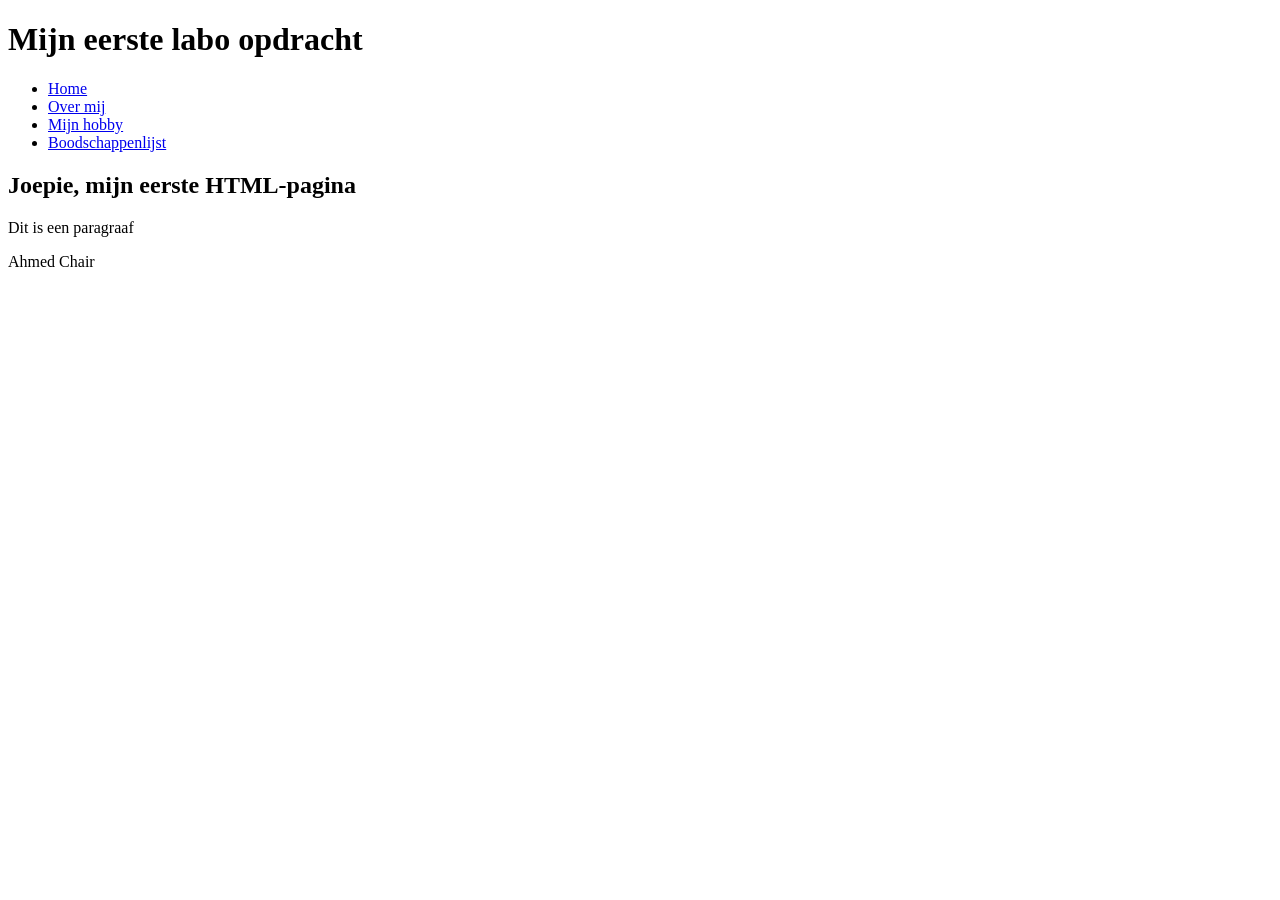
<file: labo-01/index.html>
<!DOCTYPE html>
<html lang="en">
<head>
    <meta charset="UTF-8">
    <meta name="viewport" content="width=device-width, initial-scale=1.0">
    <title>Home</title>
</head>
<body>
     <header>
        <h1>Mijn eerste labo opdracht</h1>

         <nav>
                <ul>
                    <li><a href="index.html">Home</a></li>
                    <li><a href="over-mij.html">Over mij</a></li>
                    <li><a href="hobby.html">Mijn hobby</a></li>
                    <li><a href="boodschappen.html">Boodschappenlijst</a></li>
                </ul>
            </nav>
    </header>

    <main>
        <h2>Joepie, mijn eerste HTML-pagina</h2>

        <p> Dit is een paragraaf</p>
    </main>

    <footer>
        <p>Ahmed Chair</p>
    </footer>     
</body>
</html>
</file>
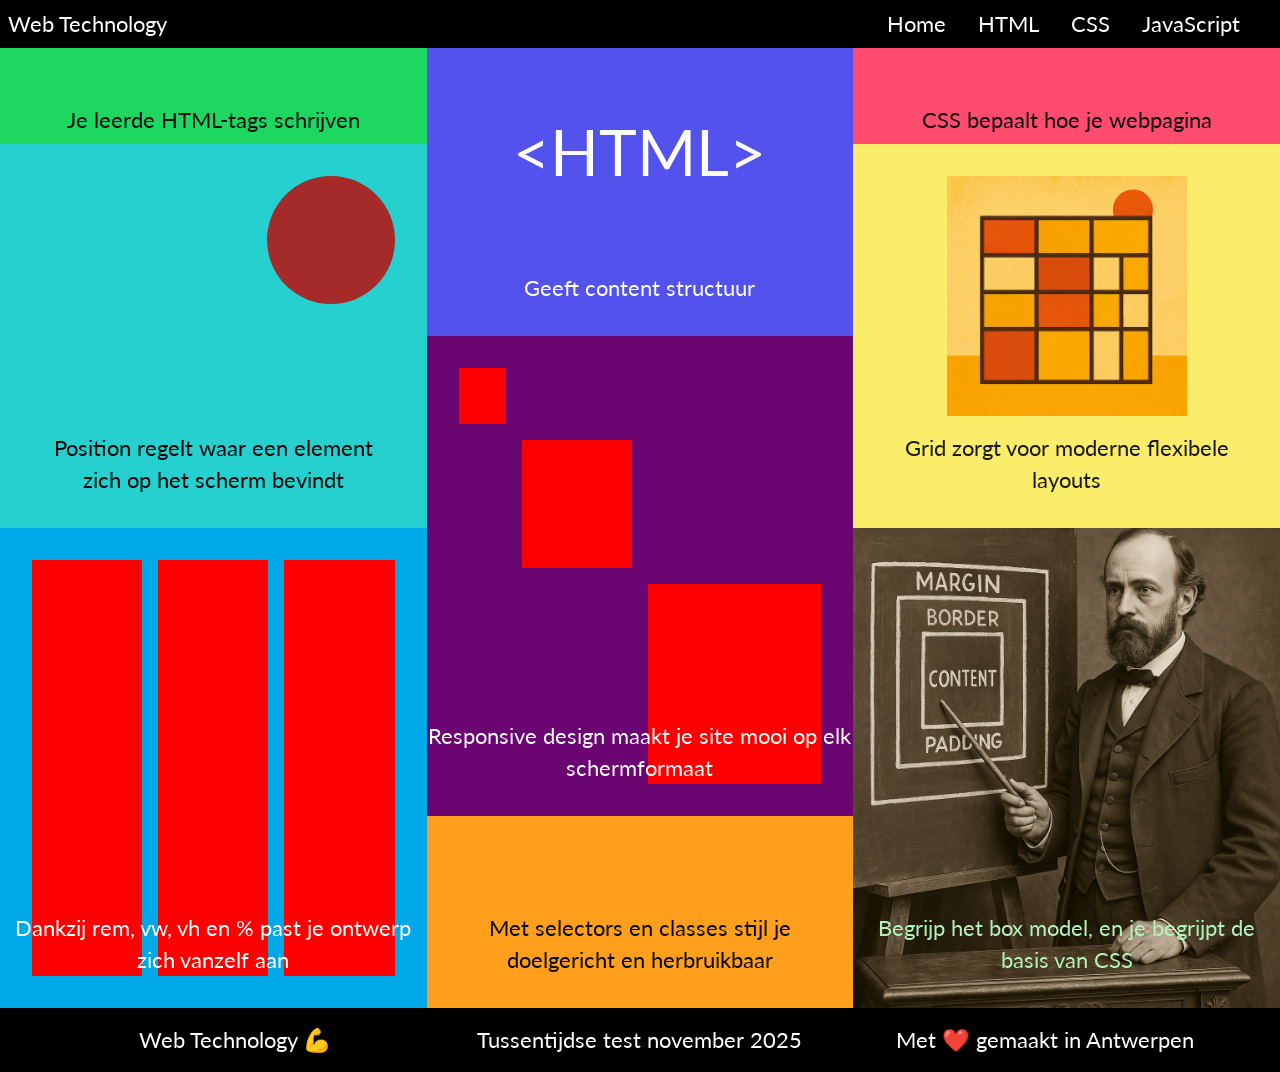
<file: 2526_wt_vaardigheidstoets_november_25/opdracht/index.html>
<!DOCTYPE html>
<html lang="en">
<head>
	<meta charset="UTF-8">
	<meta http-equiv="X-UA-Compatible" content="IE=edge">
	<meta name="viewport" content="width=device-width, initial-scale=1.0">
	<link rel="stylesheet" href="reset.css">
	<link rel="preconnect" href="https://fonts.googleapis.com">
	<link rel="preconnect" href="https://fonts.gstatic.com" crossorigin>
	<link href="https://fonts.googleapis.com/css2?family=Lato:ital,wght@0,100;0,300;0,400;0,700;0,900;1,100;1,300;1,400;1,700;1,900&display=swap" rel="stylesheet">
	<link rel="stylesheet" href="stijl.css">
	<title>Web Technology - tussentijdse test november 2025</title>
</head>
<body>
	<header>
		<h1>Web Technology</h1>
		<nav>
			<ul>
				<li><a href="">Home</a></li>
				<li><a href="">HTML</a></li>
				<li><a href="">CSS</a></li>
				<li><a href="">JavaScript</a></li>
			</ul>
		</nav>
	</header>
	<main>
		<ul>
			<li><h2>Je leerde HTML-tags schrijven</h2></li>
			<li><h4>&lt;HTML&gt;</h4>
				<h2>Geeft content structuur</h2></li>
			<li><h2>CSS bepaalt hoe je webpagina eruitziet</h2></li>
			<li>
				<p></p>
				<h2>Position regelt waar een element zich op het scherm bevindt</h2></li>
			<li>
				<img src="grid.png" alt="">
				<h2>Grid zorgt voor moderne flexibele layouts</h2>
			</li>
			<li>
				<p></p>
				<p></p>
				<p></p>
				<h2>Responsive design maakt je site mooi op elk schermformaat</h2>
			</li>
			<li>
				<p></p>
				<p></p>
				<p></p>
				<h2>Dankzij rem, vw, vh en % past je ontwerp zich vanzelf aan</h2></li>
			<li><h2>Begrijp het box model, en je begrijpt de basis van CSS</h2></li>
			<li><h2>Met selectors en classes stijl je doelgericht en herbruikbaar</h2></li>
		</ul>
	</main>
	<footer>
		<ul>
			<li>Web Technology 💪</li>
			<li>Tussentijdse test november 2025</li>
			<li>Met ❤️ gemaakt in Antwerpen</li>
		</ul>
	</footer>
</body>
</html>
</file>
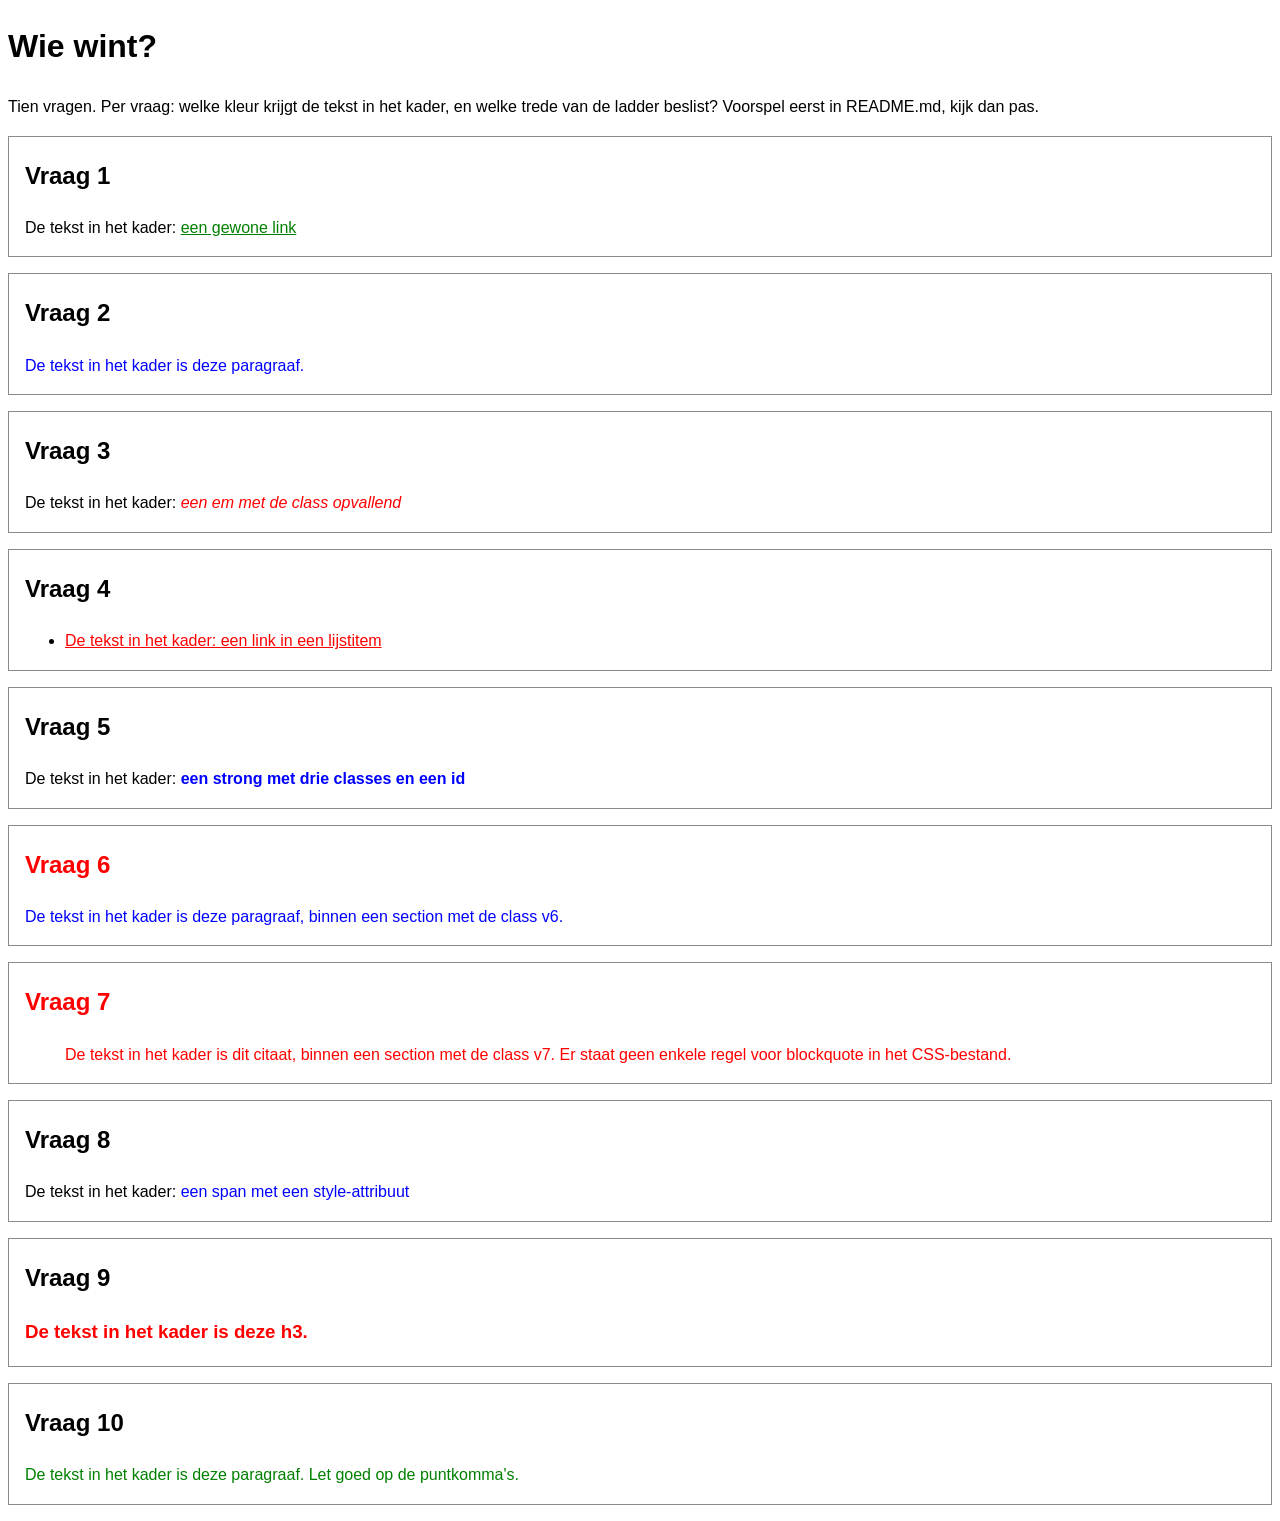
<file: labo-02/cascade/index.html>
<!-- index.html - oefening 3: voorspel, dan kijk. Wijzig dit bestand niet. -->
<!doctype html>
<html lang="nl">
  <head>
    <meta charset="utf-8">
    <meta name="viewport" content="width=device-width, initial-scale=1">
    <title>Wie wint? Tien vragen over de cascade</title>
    <link rel="stylesheet" href="css/stijl.css">
  </head>
  <body>
    <h1>Wie wint?</h1>
    <p>Tien vragen. Per vraag: welke kleur krijgt de tekst in het kader, en welke trede van de ladder beslist? Voorspel eerst in README.md, kijk dan pas.</p>

    <section class="vraag v1">
      <h2>Vraag 1</h2>
      <p>De tekst in het kader: <a href="#">een gewone link</a></p>
    </section>

    <section class="vraag v2">
      <h2>Vraag 2</h2>
      <p class="v2-tekst">De tekst in het kader is deze paragraaf.</p>
    </section>

    <section class="vraag v3">
      <h2>Vraag 3</h2>
      <p>De tekst in het kader: <em class="opvallend">een em met de class opvallend</em></p>
    </section>

    <section class="vraag v4">
      <h2>Vraag 4</h2>
      <ul>
        <li><a href="#">De tekst in het kader: een link in een lijstitem</a></li>
      </ul>
    </section>

    <section class="vraag v5">
      <h2>Vraag 5</h2>
      <p>De tekst in het kader: <strong class="een twee drie" id="v5-tekst">een strong met drie classes en een id</strong></p>
    </section>

    <section class="vraag v6">
      <h2>Vraag 6</h2>
      <p class="v6-tekst">De tekst in het kader is deze paragraaf, binnen een section met de class v6.</p>
    </section>

    <section class="vraag v7">
      <h2>Vraag 7</h2>
      <blockquote>De tekst in het kader is dit citaat, binnen een section met de class v7. Er staat geen enkele regel voor blockquote in het CSS-bestand.</blockquote>
    </section>

    <section class="vraag v8">
      <h2>Vraag 8</h2>
      <p>De tekst in het kader: <span class="v8-tekst" style="color: blue">een span met een style-attribuut</span></p>
    </section>

    <section class="vraag v9">
      <h2>Vraag 9</h2>
      <h3 class="v9-tekst">De tekst in het kader is deze h3.</h3>
    </section>

    <section class="vraag v10">
      <h2>Vraag 10</h2>
      <p class="v10-tekst">De tekst in het kader is deze paragraaf. Let goed op de puntkomma's.</p>
    </section>
  </body>
</html>
</file>
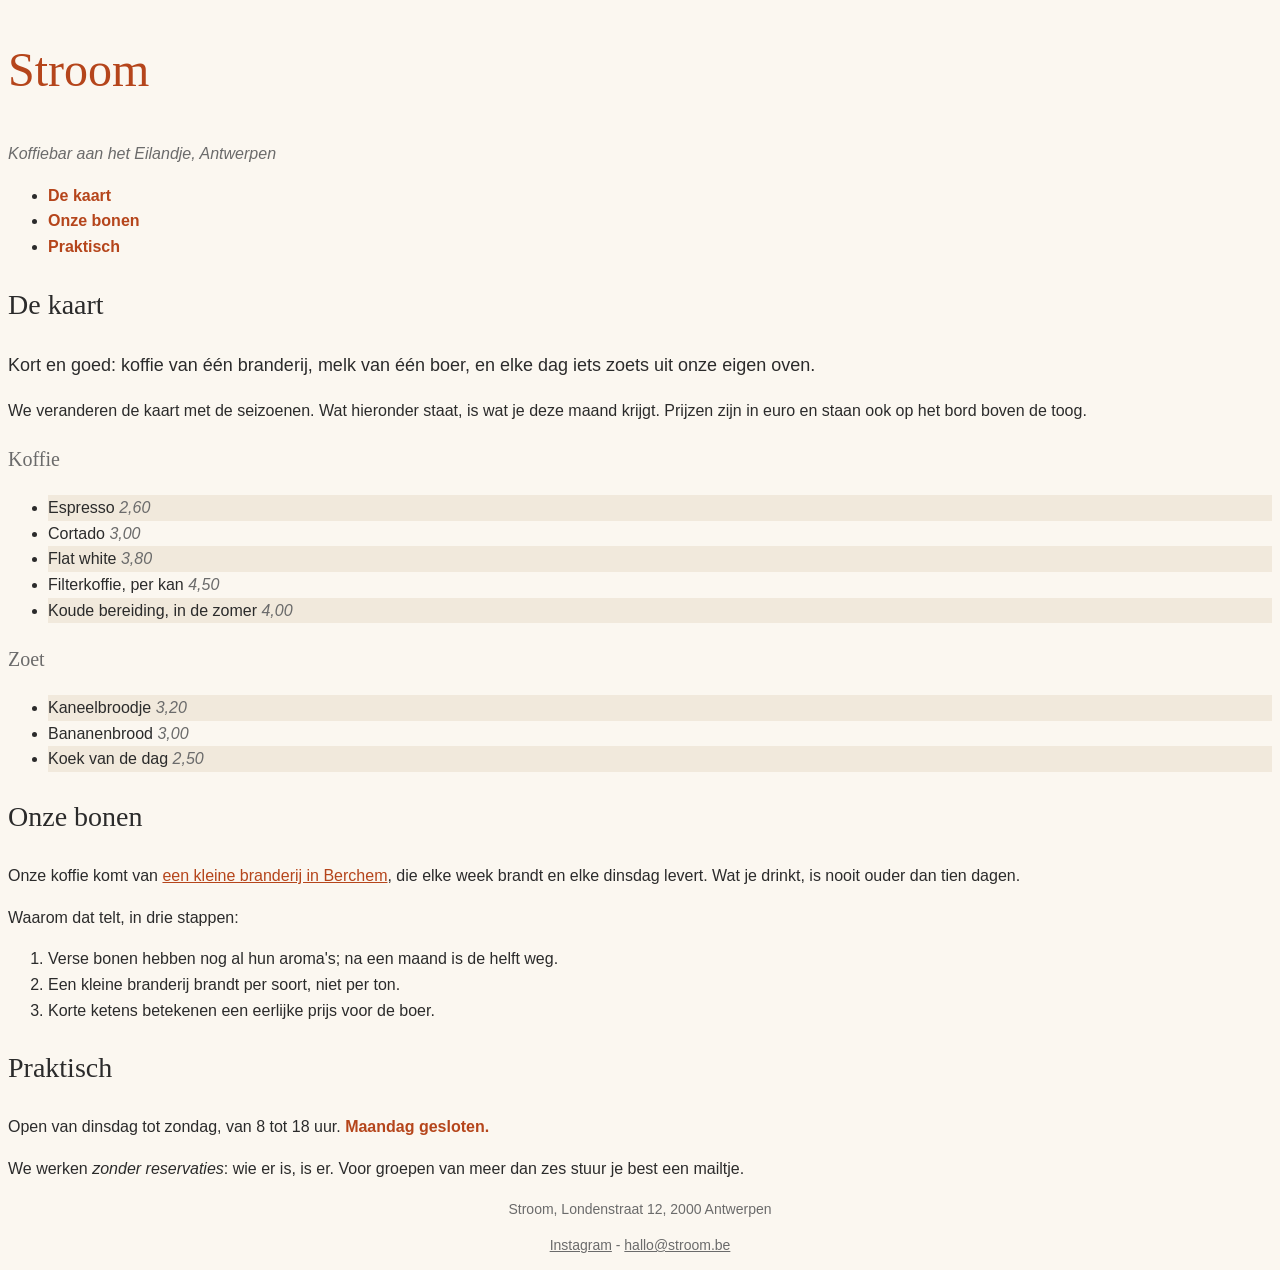
<file: labo-02/nabouw/index.html>
<!-- index.html - nabouw labo 2. Dit bestand mag je NIET wijzigen: geen class erbij, geen element verplaatst, geen style-attribuut. Jij schrijft css/stijl.css. -->
<!--
  Wat het screenshot niet kan tonen (hover en focus):
  - links in de navigatie: accentkleur, vet, geen onderstreping;
    bij hover en focus: inktkleur en onderstreept
  - links in main: accentkleur, onderstreept;
    bij hover en focus: papierkleur op een achtergrond in de accentkleur
  - links in de footer: gedempte kleur; bij hover en focus: accentkleur
-->
<!doctype html>
<html lang="nl">
  <head>
    <meta charset="utf-8">
    <meta name="viewport" content="width=device-width, initial-scale=1">
    <title>Stroom - koffiebar aan het Eilandje</title>
    <link rel="stylesheet" href="css/stijl.css">
  </head>
  <body>
    <header>
      <h1>Stroom</h1>
      <p class="slogan">Koffiebar aan het Eilandje, Antwerpen</p>
      <nav>
        <ul>
          <li><a href="#kaart">De kaart</a></li>
          <li><a href="#bonen">Onze bonen</a></li>
          <li><a href="#praktisch">Praktisch</a></li>
        </ul>
      </nav>
    </header>

    <main>
      <article>
        <h2 id="kaart">De kaart</h2>
        <p class="intro">Kort en goed: koffie van één branderij, melk van één boer, en elke dag iets zoets uit onze eigen oven.</p>
        <p>We veranderen de kaart met de seizoenen. Wat hieronder staat, is wat je deze maand krijgt. Prijzen zijn in euro en staan ook op het bord boven de toog.</p>

        <h3>Koffie</h3>
        <ul class="kaart">
          <li>Espresso <span class="prijs">2,60</span></li>
          <li>Cortado <span class="prijs">3,00</span></li>
          <li>Flat white <span class="prijs">3,80</span></li>
          <li>Filterkoffie, per kan <span class="prijs">4,50</span></li>
          <li>Koude bereiding, in de zomer <span class="prijs">4,00</span></li>
        </ul>

        <h3>Zoet</h3>
        <ul class="kaart">
          <li>Kaneelbroodje <span class="prijs">3,20</span></li>
          <li>Bananenbrood <span class="prijs">3,00</span></li>
          <li>Koek van de dag <span class="prijs">2,50</span></li>
        </ul>

        <h2 id="bonen">Onze bonen</h2>
        <p>Onze koffie komt van <a href="https://www.example.be">een kleine branderij in Berchem</a>, die elke week brandt en elke dinsdag levert. Wat je drinkt, is nooit ouder dan tien dagen.</p>
        <p>Waarom dat telt, in drie stappen:</p>
        <ol>
          <li>Verse bonen hebben nog al hun aroma's; na een maand is de helft weg.</li>
          <li>Een kleine branderij brandt per soort, niet per ton.</li>
          <li>Korte ketens betekenen een eerlijke prijs voor de boer.</li>
        </ol>

        <h2 id="praktisch">Praktisch</h2>
        <p>Open van dinsdag tot zondag, van 8 tot 18 uur. <strong>Maandag gesloten.</strong></p>
        <p>We werken <em>zonder reservaties</em>: wie er is, is er. Voor groepen van meer dan zes stuur je best een mailtje.</p>
      </article>
    </main>

    <footer>
      <p>Stroom, Londenstraat 12, 2000 Antwerpen</p>
      <p><a href="https://www.instagram.com">Instagram</a> - <a href="mailto:hallo@stroom.be">hallo@stroom.be</a></p>
    </footer>
  </body>
</html>
</file>
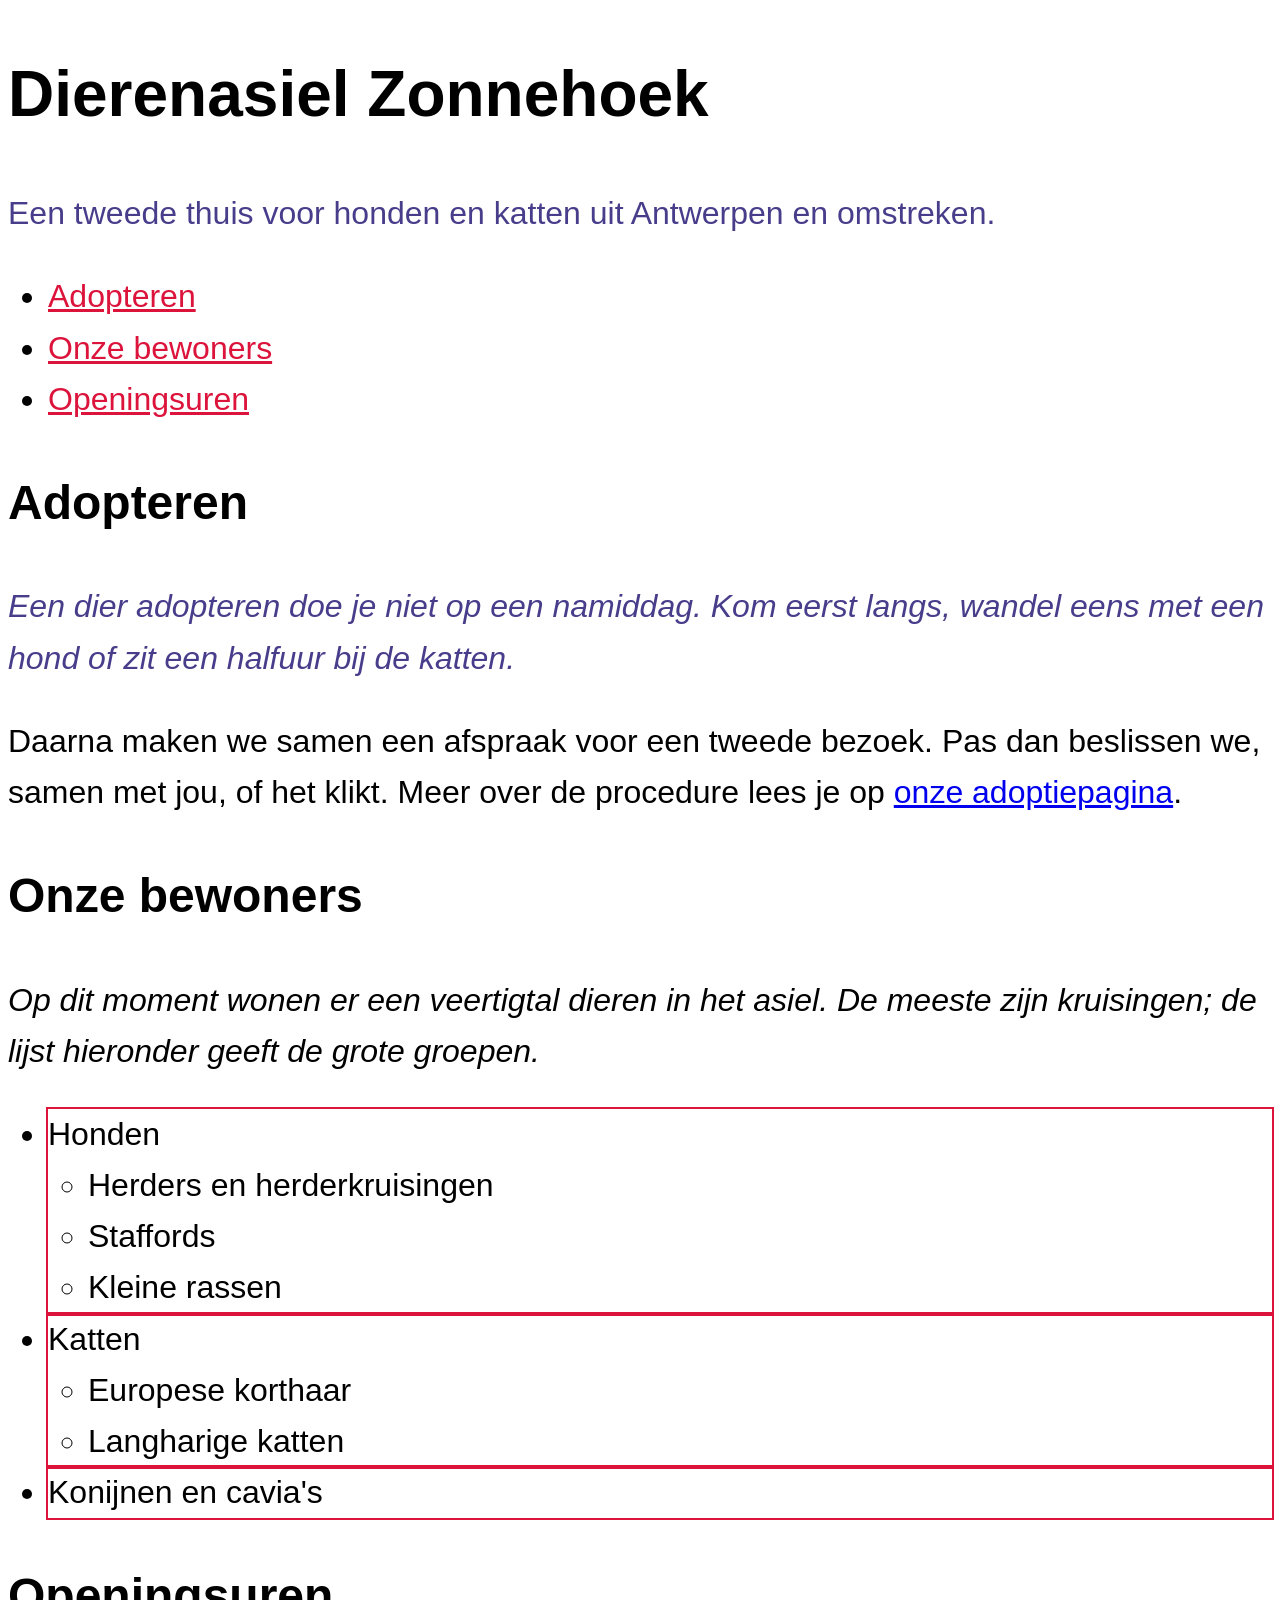
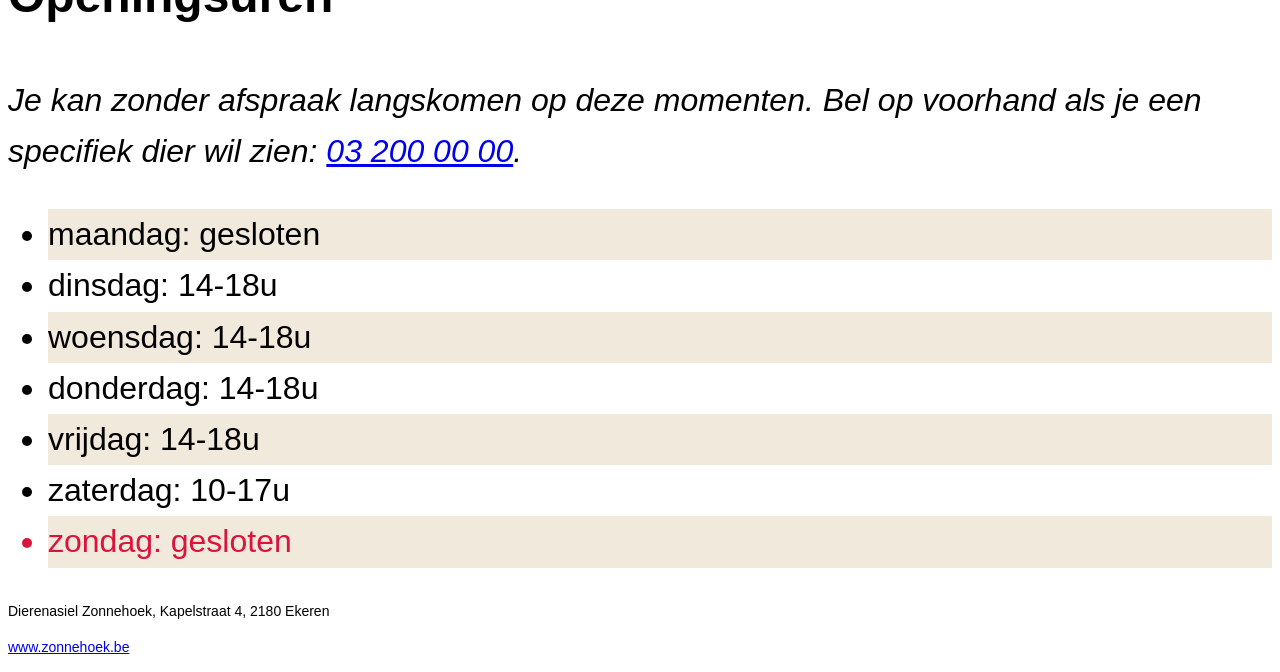
<file: labo-02/selectors/index.html>
<!-- index.html - oefening 2: selectors. Wijzig dit bestand niet; alles wat je nodig hebt, staat erin. -->
<!doctype html>
<html lang="nl">
  <head>
    <meta charset="utf-8">
    <meta name="viewport" content="width=device-width, initial-scale=1">
    <title>Dierenasiel Zonnehoek</title>
    <link rel="stylesheet" href="css/stijl.css">
  </head>
  <body>
    <header>
      <h1>Dierenasiel Zonnehoek</h1>
      <p class="slogan">Een tweede thuis voor honden en katten uit Antwerpen en omstreken.</p>
      <nav>
        <ul>
          <li><a href="#adopteren">Adopteren</a></li>
          <li><a href="#rassen">Onze bewoners</a></li>
          <li><a href="#uren">Openingsuren</a></li>
        </ul>
      </nav>
    </header>

    <main>
      <article>
        <h2 id="adopteren">Adopteren</h2>
        <p class="intro">Een dier adopteren doe je niet op een namiddag. Kom eerst langs, wandel eens met een hond of zit een halfuur bij de katten.</p>
        <p>Daarna maken we samen een afspraak voor een tweede bezoek. Pas dan beslissen we, samen met jou, of het klikt. Meer over de procedure lees je op <a href="https://www.zonnehoek.be/adoptie">onze adoptiepagina</a>.</p>

        <h2 id="rassen">Onze bewoners</h2>
        <p>Op dit moment wonen er een veertigtal dieren in het asiel. De meeste zijn kruisingen; de lijst hieronder geeft de grote groepen.</p>
        <ul class="rassen">
          <li>Honden
            <ul>
              <li>Herders en herderkruisingen</li>
              <li>Staffords</li>
              <li>Kleine rassen</li>
            </ul>
          </li>
          <li>Katten
            <ul>
              <li>Europese korthaar</li>
              <li>Langharige katten</li>
            </ul>
          </li>
          <li>Konijnen en cavia's</li>
        </ul>

        <h2 id="uren">Openingsuren</h2>
        <p>Je kan zonder afspraak langskomen op deze momenten. Bel op voorhand als je een specifiek dier wil zien: <a href="tel:+3232000000">03 200 00 00</a>.</p>
        <ul class="uren">
          <li>maandag: gesloten</li>
          <li>dinsdag: 14-18u</li>
          <li>woensdag: 14-18u</li>
          <li>donderdag: 14-18u</li>
          <li>vrijdag: 14-18u</li>
          <li>zaterdag: 10-17u</li>
          <li>zondag: gesloten</li>
        </ul>
      </article>
    </main>

    <footer>
      <p>Dierenasiel Zonnehoek, Kapelstraat 4, 2180 Ekeren</p>
      <p><a href="https://www.zonnehoek.be">www.zonnehoek.be</a></p>
    </footer>
  </body>
</html>
</file>
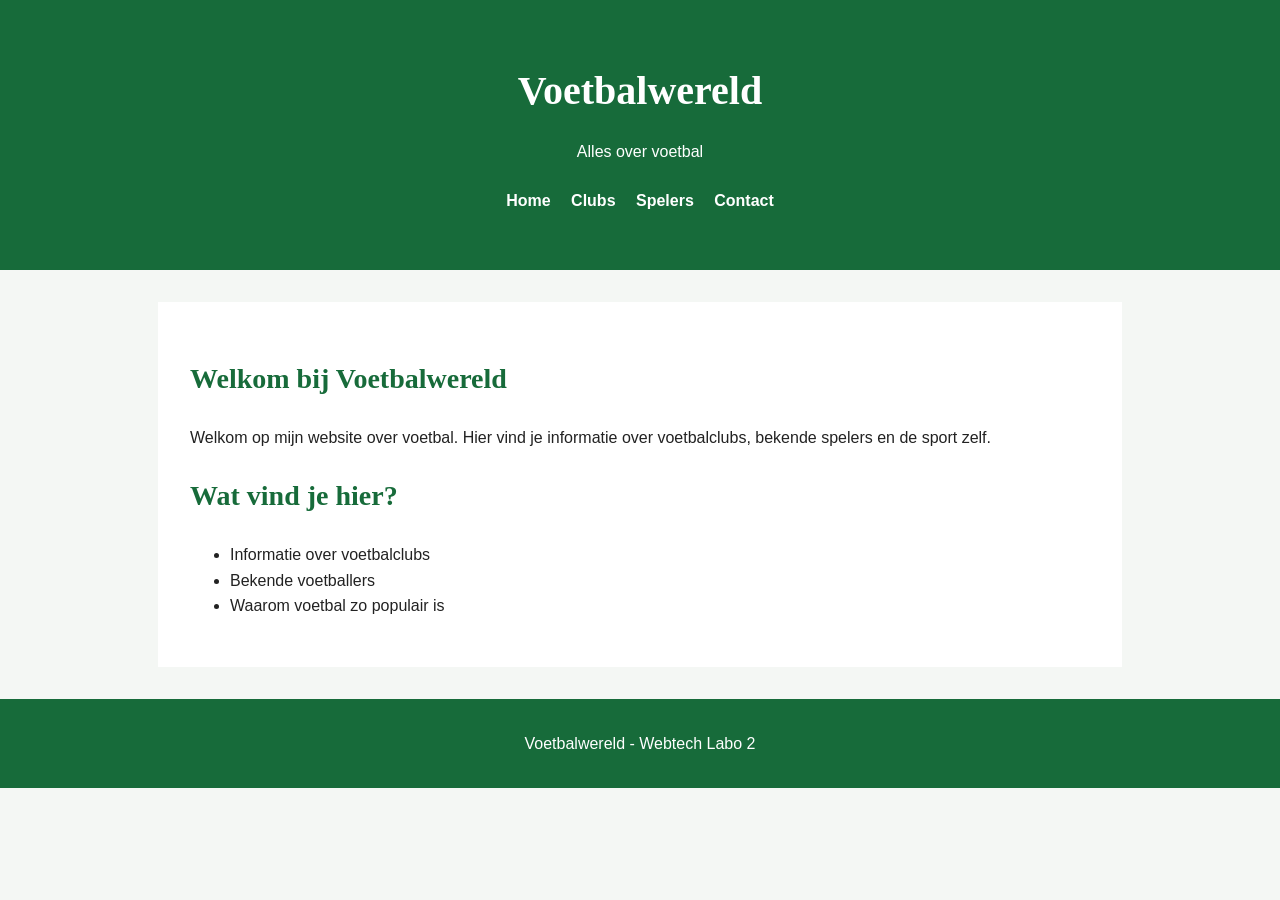
<file: labo-02/site/index.html>
<!doctype html>
<html lang="nl">
<head>
  <meta charset="utf-8">
  <meta name="viewport" content="width=device-width, initial-scale=1">
  <title>Voetbalwereld - Home</title>
  <link rel="stylesheet" href="css/stijl.css">
</head>
<body>

  <header>
    <h1>Voetbalwereld</h1>
    <p>Alles over voetbal</p>

    <nav>
      <ul>
        <li><a href="index.html">Home</a></li>
        <li><a href="clubs.html">Clubs</a></li>
        <li><a href="spelers.html">Spelers</a></li>
        <li><a href="contact.html">Contact</a></li>
      </ul>
    </nav>
  </header>

  <main>
    <h2>Welkom bij Voetbalwereld</h2>

    <p>
      Welkom op mijn website over voetbal.
      Hier vind je informatie over voetbalclubs,
      bekende spelers en de sport zelf.
    </p>

    <h2>Wat vind je hier?</h2>

    <ul>
      <li>Informatie over voetbalclubs</li>
      <li>Bekende voetballers</li>
      <li>Waarom voetbal zo populair is</li>
    </ul>
  </main>

  <footer>
    <p>Voetbalwereld - Webtech Labo 2</p>
  </footer>

</body>
</html>
</file>
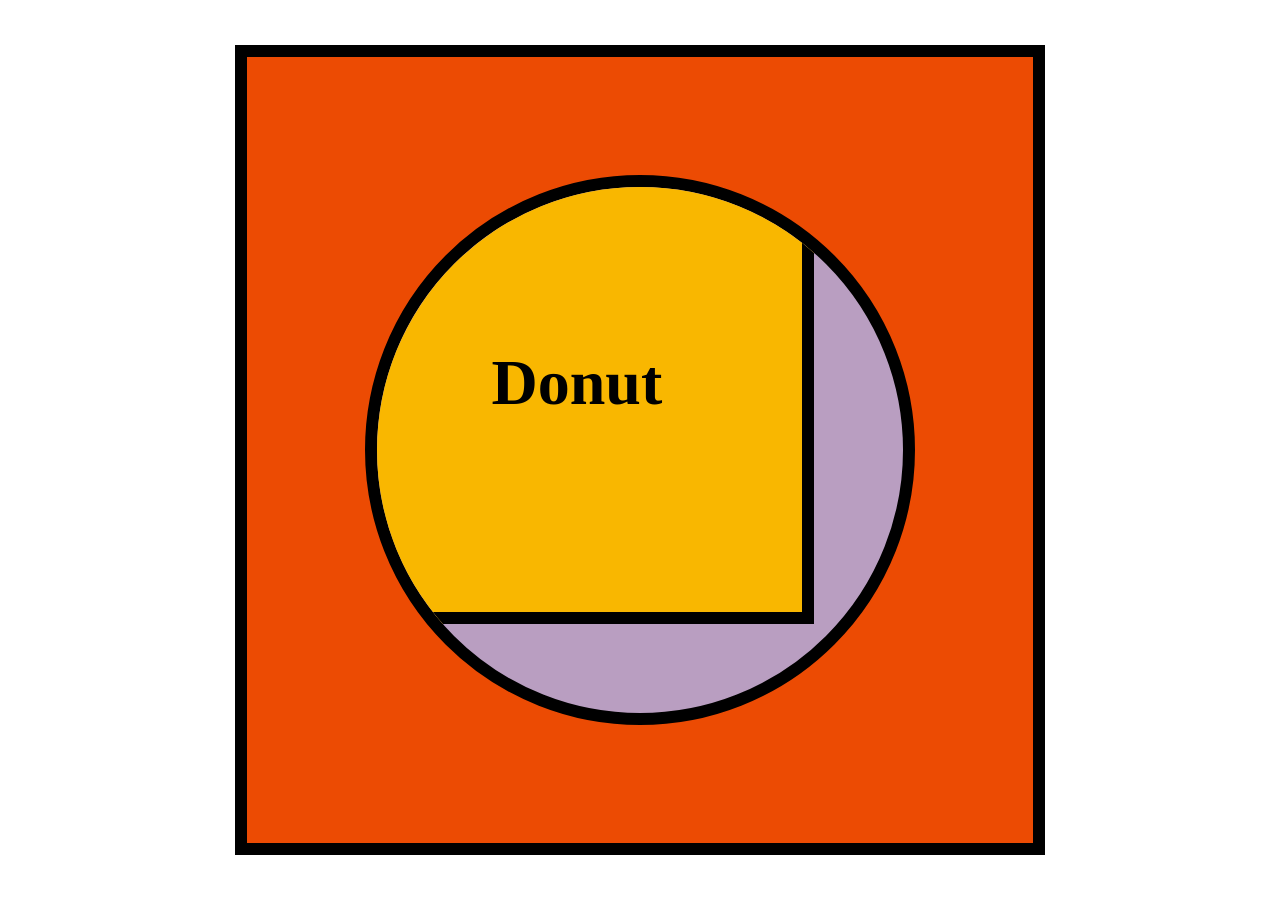
<file: labo-03/donut/index.html>
<!doctype html>
<html lang="en">
<head>
  <meta charset="utf-8">
  <meta name="viewport" content="width=device-width, initial-scale=1">
  <title>Labo 3 - Donut</title>
  <link rel="stylesheet" href="css/reset.css">
  <link rel="stylesheet" href="css/stijl.css">
</head>
<body>
  <!-- Do not change this file. Write your CSS in css/stijl.css. -->
  <main>
    <div>
      <h1>Donut</h1>
    </div>
  </main>
</body>
</html>
</file>
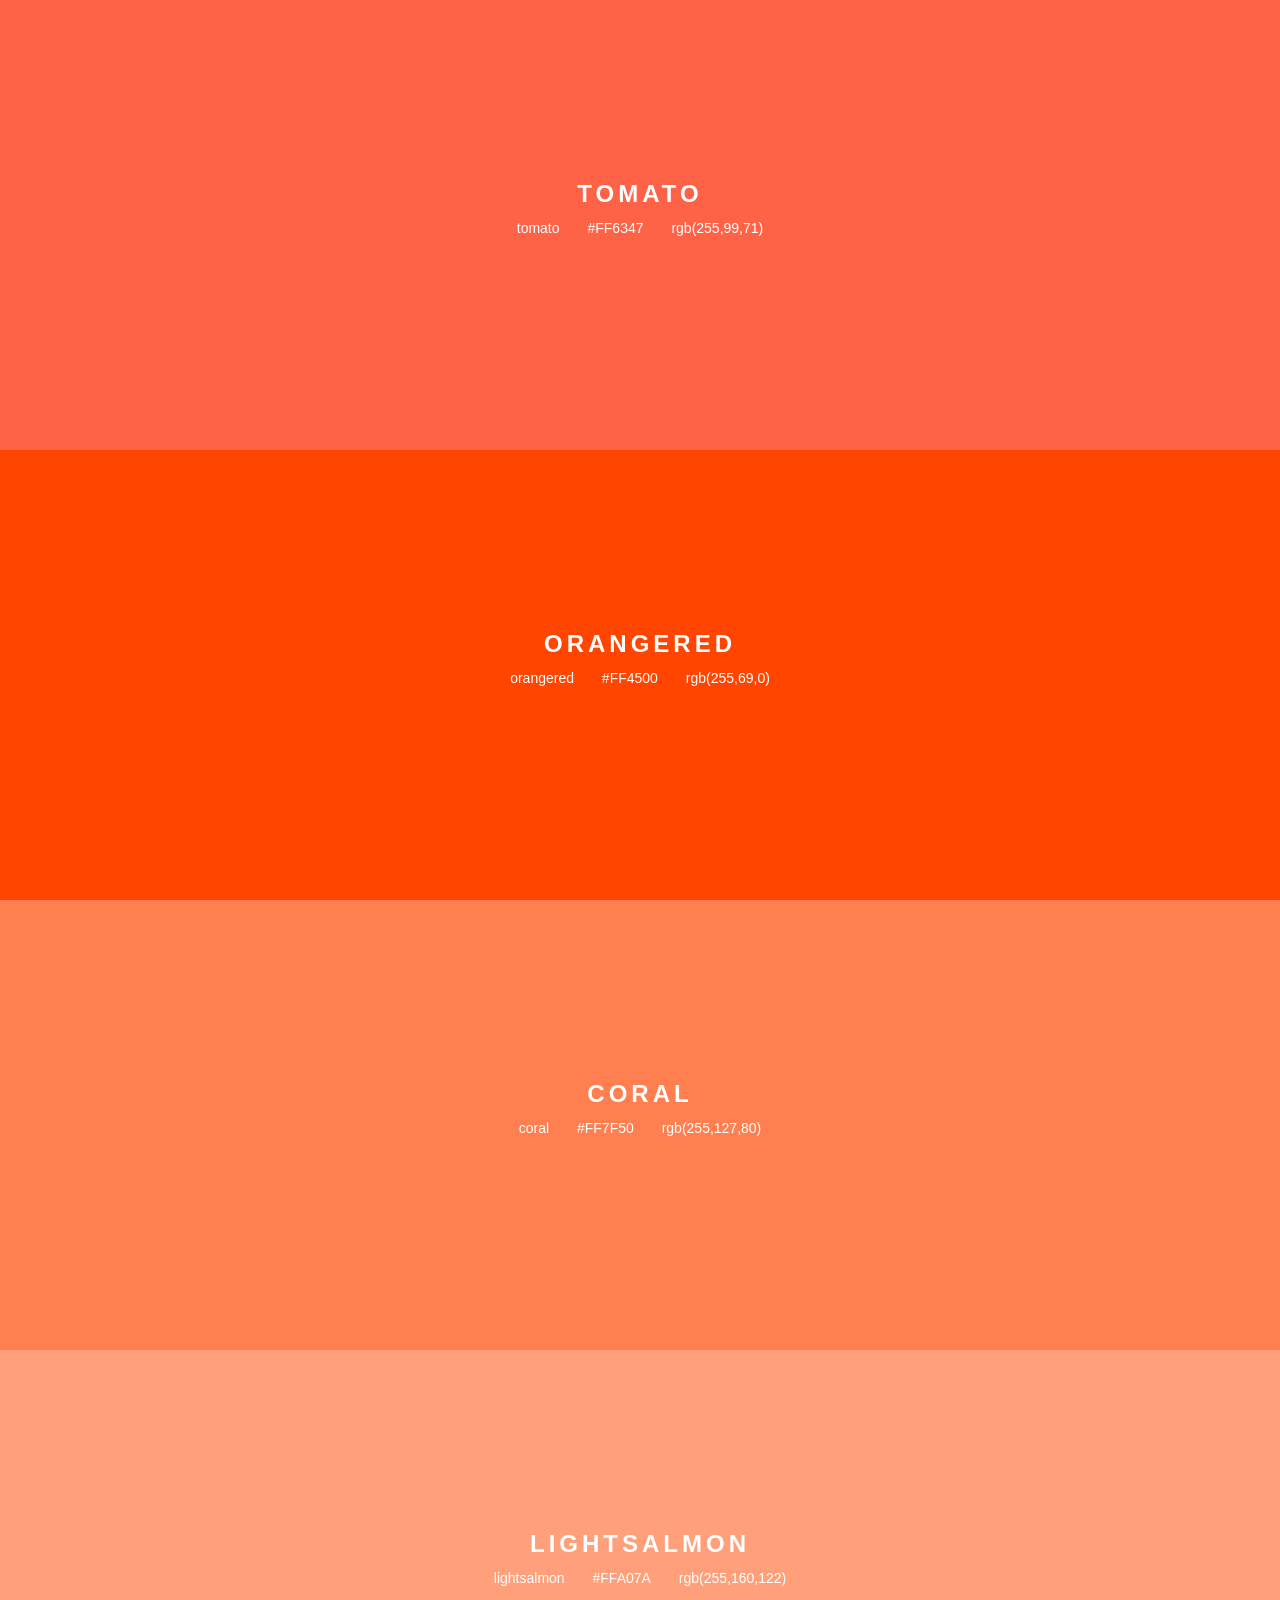
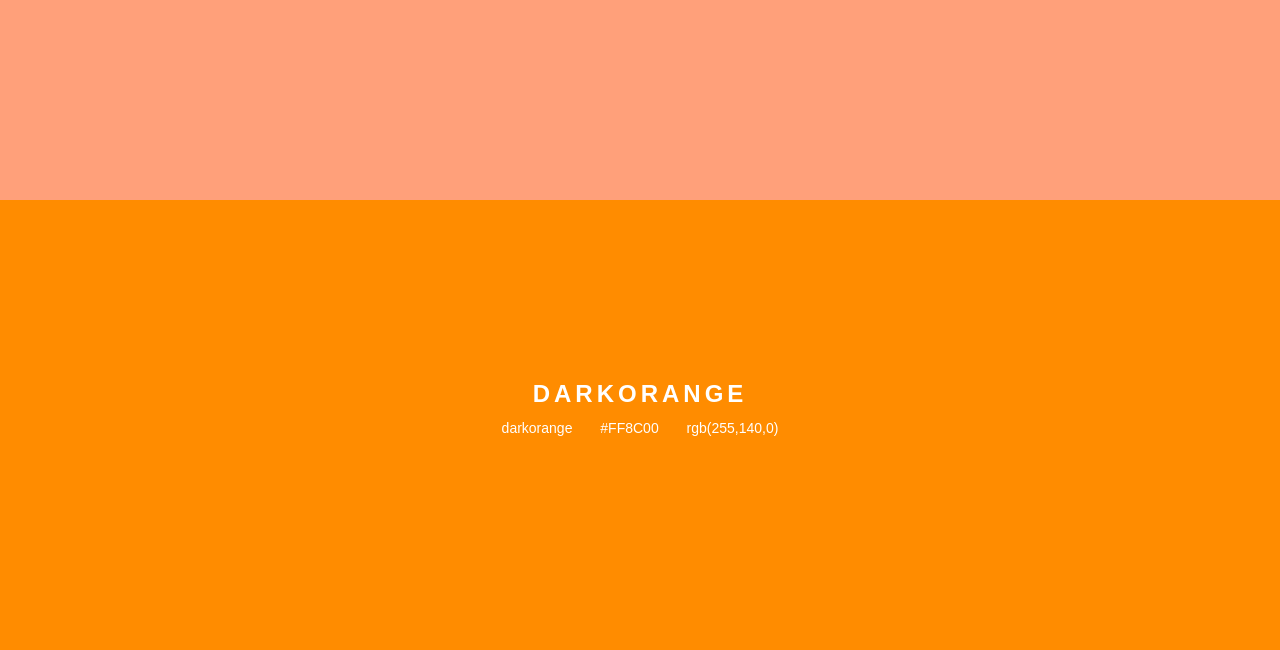
<file: labo-03/kleuren/index.html>
<!doctype html>
<html lang="en">
<head>
  <meta charset="utf-8">
  <meta name="viewport" content="width=device-width, initial-scale=1">
  <title>Labo 3 - Kleurenstalen</title>
  <link rel="stylesheet" href="css/reset.css">
  <link rel="stylesheet" href="css/stijl.css">
</head>
<body>
  <!-- Do not change this file. Write your CSS in css/stijl.css. -->
  <ul>
    <li class="tomato">
      <h2>TOMATO</h2>
      <p class="codes"><span>tomato</span> <span>#FF6347</span> <span>rgb(255,99,71)</span></p>
    </li>
    <li class="orangered">
      <h2>ORANGERED</h2>
      <p class="codes"><span>orangered</span> <span>#FF4500</span> <span>rgb(255,69,0)</span></p>
    </li>
    <li class="coral">
      <h2>CORAL</h2>
      <p class="codes"><span>coral</span> <span>#FF7F50</span> <span>rgb(255,127,80)</span></p>
    </li>
    <li class="lightsalmon">
      <h2>LIGHTSALMON</h2>
      <p class="codes"><span>lightsalmon</span> <span>#FFA07A</span> <span>rgb(255,160,122)</span></p>
    </li>
    <li class="darkorange">
      <h2>DARKORANGE</h2>
      <p class="codes"><span>darkorange</span> <span>#FF8C00</span> <span>rgb(255,140,0)</span></p>
    </li>
  </ul>
</body>
</html>
</file>
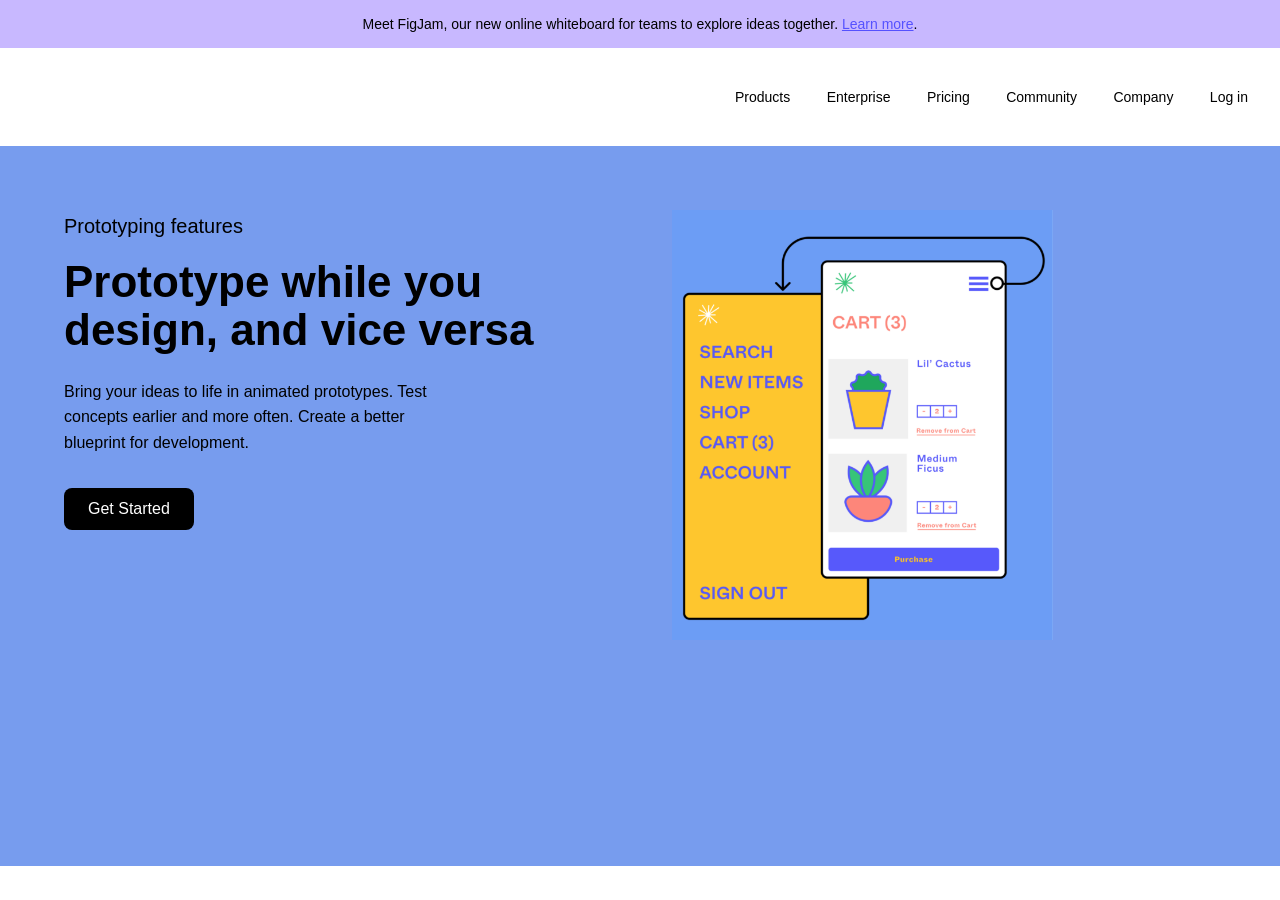
<file: labo-03/landing/index.html>
<!doctype html>
<html lang="en">
<head>
  <meta charset="utf-8">
  <meta name="viewport" content="width=device-width, initial-scale=1">
  <title>Labo 3 - Landingspagina</title>
  <link rel="stylesheet" href="css/reset.css">
  <link rel="stylesheet" href="css/stijl.css">
</head>
<body>
  <!-- Do not change this file. Write your CSS in css/stijl.css.
       Not visible in the screenshot: on :hover and :focus the links in the
       banner and in the navigation get an underline, and the button turns
       dark grey (#333333) instead of black. -->
  <div class="banner">
    <p>Meet FigJam, our new online whiteboard for teams to explore ideas together. <a href="#">Learn more</a>.</p>
  </div>
  <header>
    <nav>
      <ul>
        <li><a href="#">Products</a></li>
        <li><a href="#">Enterprise</a></li>
        <li><a href="#">Pricing</a></li>
        <li><a href="#">Community</a></li>
        <li><a href="#">Company</a></li>
        <li><a href="#">Log in</a></li>
      </ul>
    </nav>
  </header>
  <main>
    <article>
      <p class="bovenkop">Prototyping features</p>
      <h1>Prototype while you design, and vice versa</h1>
      <p>Bring your ideas to life in animated prototypes. Test concepts earlier and more often. Create a better blueprint for development.</p>
      <a href="#" class="knop">Get Started</a>
    </article><!-- no whitespace between these two tags: see syllabus 3.7 --><div class="afbeelding">
      <img src="afbeeldingen/prototype.png" alt="Prototype of a plant shop: a yellow menu panel next to a white cart screen">
    </div>
  </main>
</body>
</html>
</file>
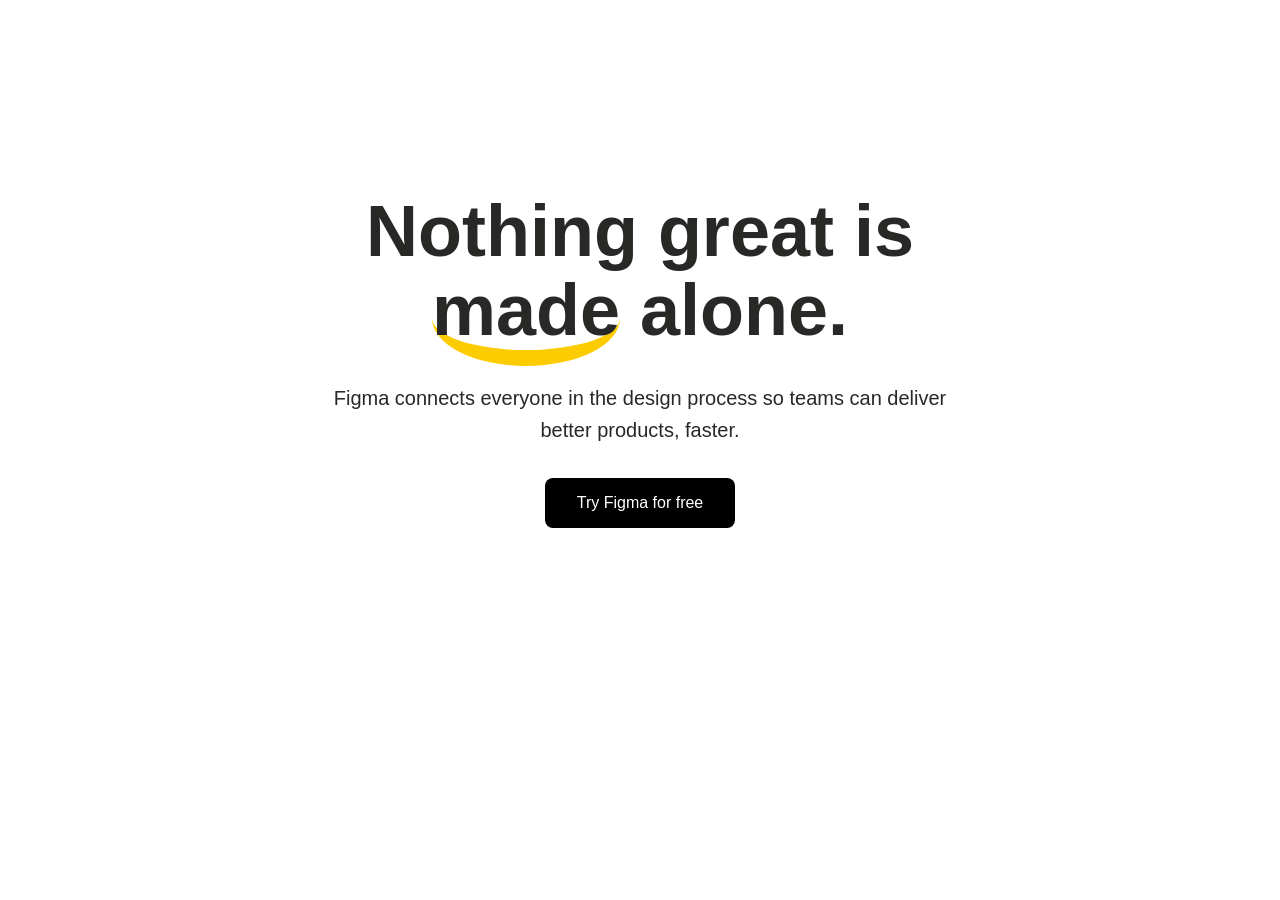
<file: labo-03/slogan/index.html>
<!doctype html>
<html lang="en">
<head>
  <meta charset="utf-8">
  <meta name="viewport" content="width=device-width, initial-scale=1">
  <title>Labo 3 - Slogan</title>
  <link rel="stylesheet" href="css/reset.css">
  <link rel="stylesheet" href="css/stijl.css">
</head>
<body>
  <!-- Do not change this file. Write your CSS in css/stijl.css.
       Not visible in the screenshot: on :hover and :focus the button turns
       dark grey (#333333) instead of black. -->
  <h2>Nothing great is <span>made</span> alone.</h2>
  <p>Figma connects everyone in the design process so teams can deliver better products, faster.</p>
  <a href="https://www.figma.com">Try Figma for free</a>
</body>
</html>
</file>
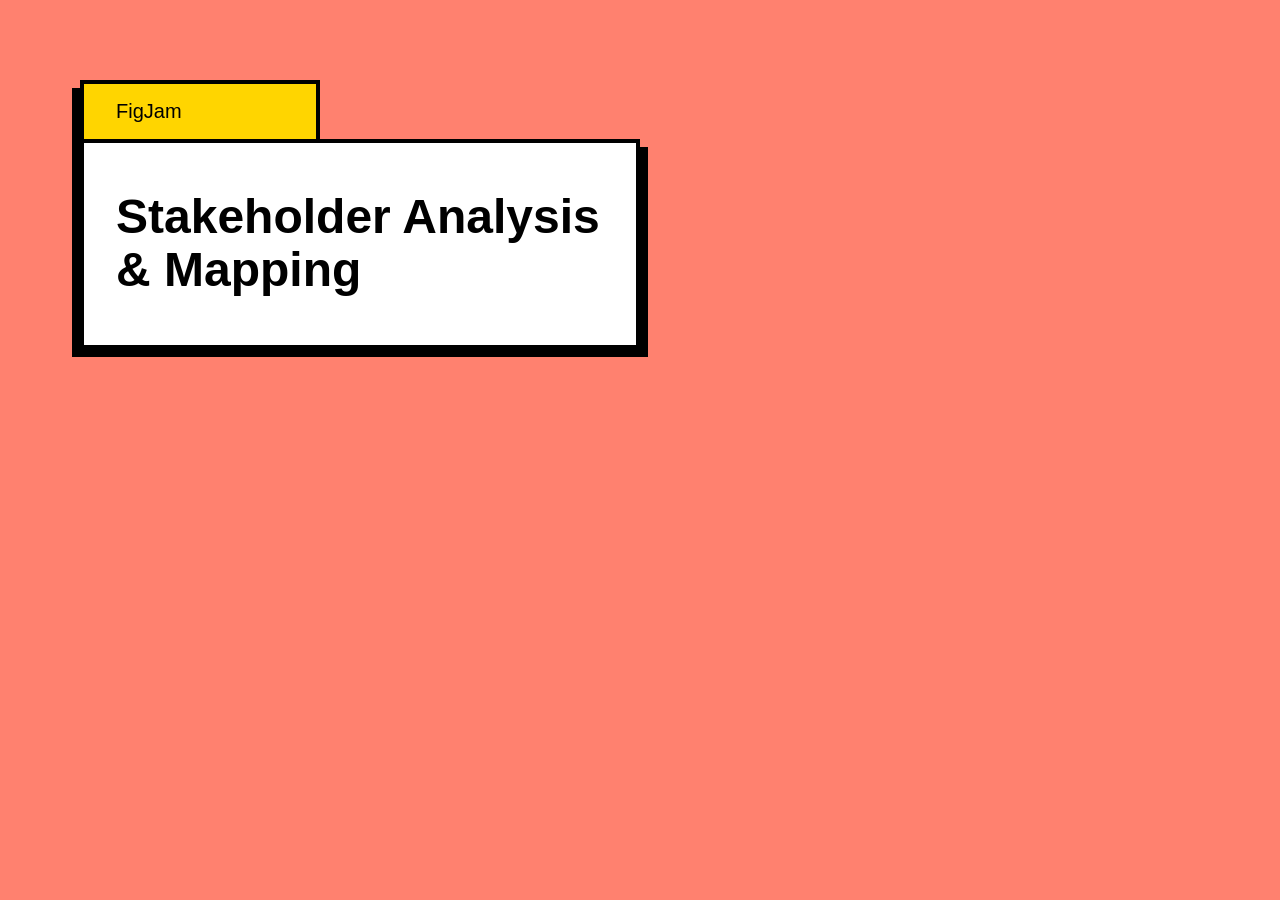
<file: labo-03/tabblad/index.html>
<!doctype html>
<html lang="en">
<head>
  <meta charset="utf-8">
  <meta name="viewport" content="width=device-width, initial-scale=1">
  <title>Labo 3 - Tabblad</title>
  <link rel="stylesheet" href="css/reset.css">
  <link rel="stylesheet" href="css/stijl.css">
</head>
<body>
  <!-- Do not change this file. Write your CSS in css/stijl.css. -->
  <h1>FigJam</h1>
  <h2>Stakeholder Analysis &amp; Mapping</h2>
</body>
</html>
</file>
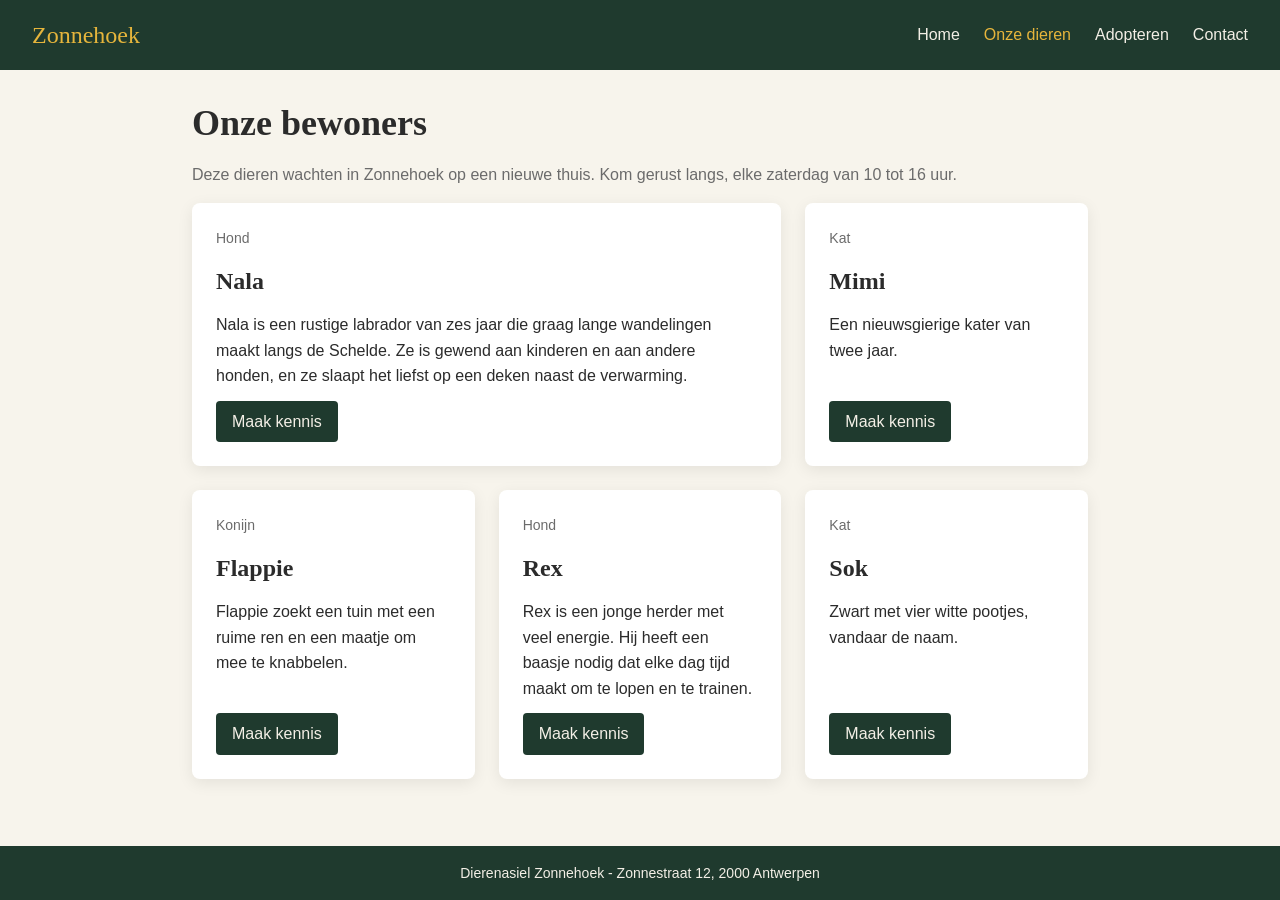
<file: labo-04/dierenasiel/index.html>
<!doctype html>
<html lang="nl">
<head>
  <meta charset="utf-8">
  <meta name="viewport" content="width=device-width, initial-scale=1">
  <title>Labo 4 - Dierenasiel Zonnehoek</title>
  <link rel="stylesheet" href="css/reset.css">
  <link rel="stylesheet" href="css/stijl.css">
</head>
<body>
  <!-- Do not change this file. Write your CSS in css/stijl.css.
       Not visible in the screenshot: on :hover and :focus the links in the
       navigation get an underline, and a button turns dark (#2b2b2b). -->
  <header>
    <a class="logo" href="index.html">Zonnehoek</a>
    <nav>
      <ul>
        <li><a href="index.html">Home</a></li>
        <li><a href="dieren.html" class="actief">Onze dieren</a></li>
        <li><a href="adopteren.html">Adopteren</a></li>
        <li><a href="contact.html">Contact</a></li>
      </ul>
    </nav>
  </header>
  <main>
    <h1>Onze bewoners</h1>
    <p class="intro">Deze dieren wachten in Zonnehoek op een nieuwe thuis. Kom gerust langs, elke zaterdag van 10 tot 16 uur.</p>
    <ul class="kaarten">
      <li class="kaart uitgelicht">
        <p class="soort">Hond</p>
        <h2>Nala</h2>
        <p class="beschrijving">Nala is een rustige labrador van zes jaar die graag lange wandelingen maakt langs de Schelde. Ze is gewend aan kinderen en aan andere honden, en ze slaapt het liefst op een deken naast de verwarming.</p>
        <a class="knop" href="#">Maak kennis</a>
      </li>
      <li class="kaart">
        <p class="soort">Kat</p>
        <h2>Mimi</h2>
        <p class="beschrijving">Een nieuwsgierige kater van twee jaar.</p>
        <a class="knop" href="#">Maak kennis</a>
      </li>
      <li class="kaart">
        <p class="soort">Konijn</p>
        <h2>Flappie</h2>
        <p class="beschrijving">Flappie zoekt een tuin met een ruime ren en een maatje om mee te knabbelen.</p>
        <a class="knop" href="#">Maak kennis</a>
      </li>
      <li class="kaart">
        <p class="soort">Hond</p>
        <h2>Rex</h2>
        <p class="beschrijving">Rex is een jonge herder met veel energie. Hij heeft een baasje nodig dat elke dag tijd maakt om te lopen en te trainen.</p>
        <a class="knop" href="#">Maak kennis</a>
      </li>
      <li class="kaart">
        <p class="soort">Kat</p>
        <h2>Sok</h2>
        <p class="beschrijving">Zwart met vier witte pootjes, vandaar de naam.</p>
        <a class="knop" href="#">Maak kennis</a>
      </li>
    </ul>
  </main>
  <footer>
    <p>Dierenasiel Zonnehoek - Zonnestraat 12, 2000 Antwerpen</p>
  </footer>
</body>
</html>
</file>
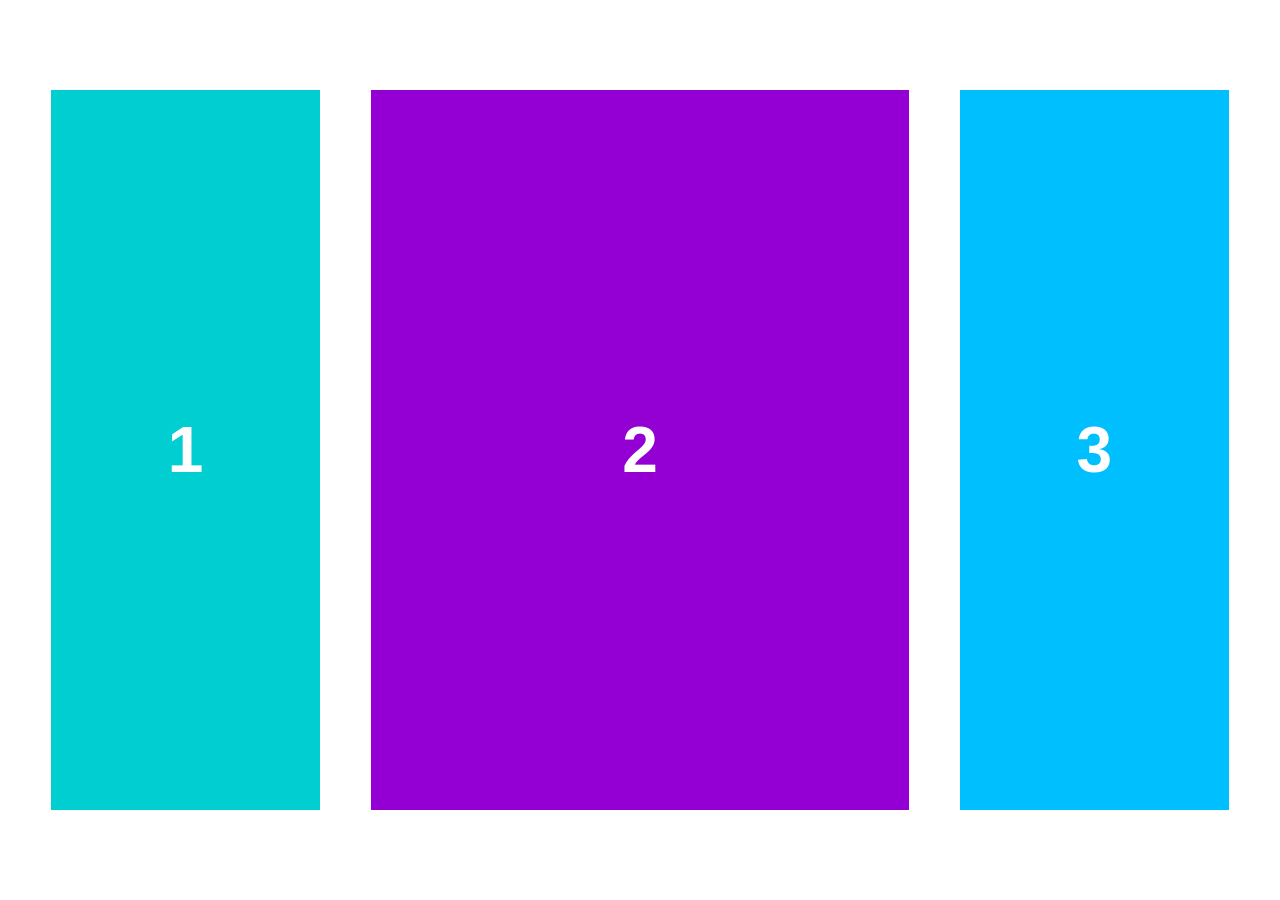
<file: labo-04/kolommen/index.html>
<!doctype html>
<html lang="nl">
<head>
  <meta charset="utf-8">
  <meta name="viewport" content="width=device-width, initial-scale=1">
  <title>Labo 4 - Drie kolommen</title>
  <link rel="stylesheet" href="css/reset.css">
  <link rel="stylesheet" href="css/stijl.css">
</head>
<body>
  <!-- Do not change this file. Write your CSS in css/stijl.css. -->
  <main>
    <div>1</div>
    <div>2</div>
    <div>3</div>
  </main>
</body>
</html>
</file>
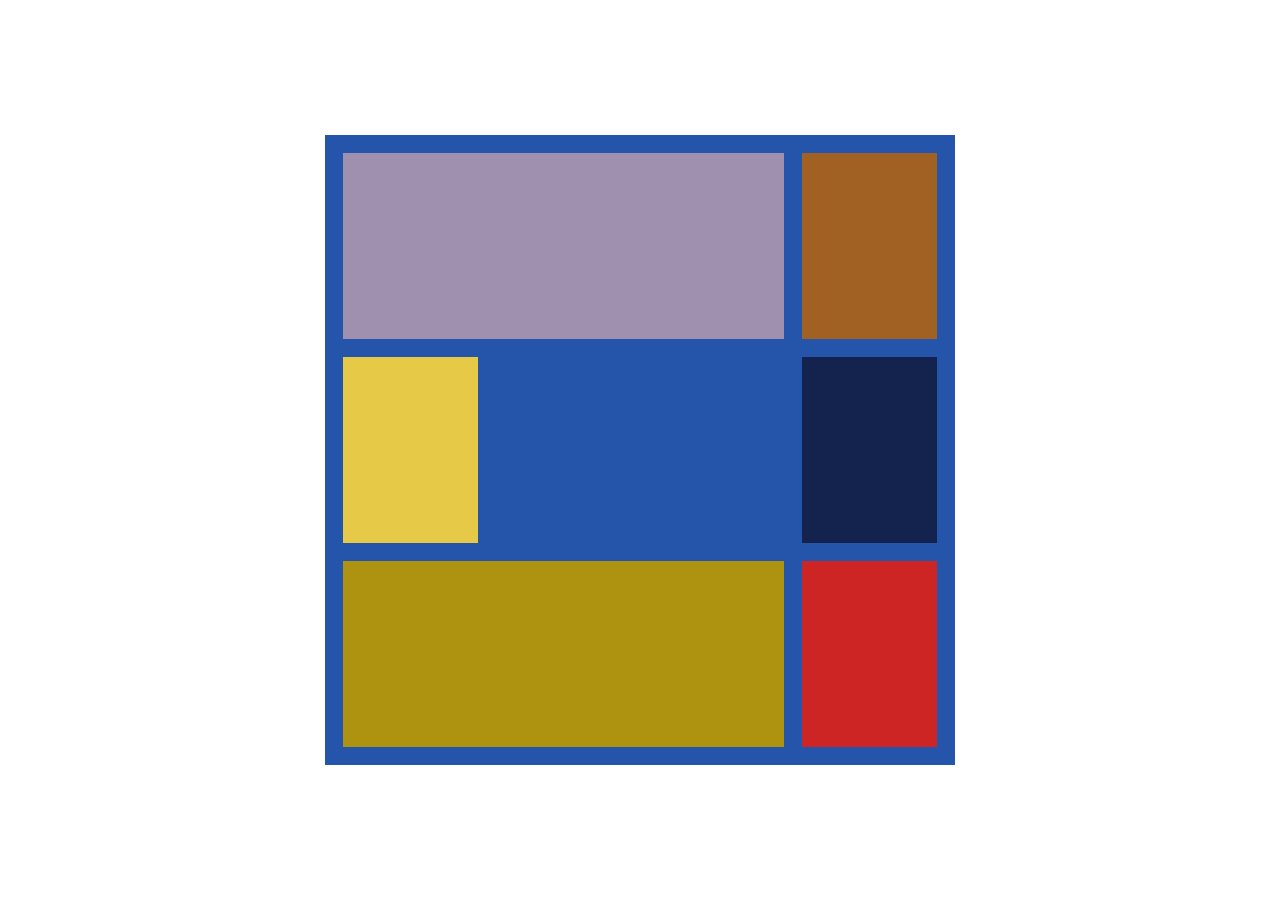
<file: labo-04/mondriaan/index.html>
<!doctype html>
<html lang="nl">
<head>
  <meta charset="utf-8">
  <meta name="viewport" content="width=device-width, initial-scale=1">
  <title>Labo 4 - Mondriaan</title>
  <link rel="stylesheet" href="css/reset.css">
  <link rel="stylesheet" href="css/stijl.css">
</head>
<body>
  <!-- Do not change this file. Write your CSS in css/stijl.css. -->
  <main class="schilderij">
    <div class="lila"></div>
    <div class="bruin"></div>
    <div class="geel"></div>
    <div class="marine"></div>
    <div class="olijf"></div>
    <div class="rood"></div>
  </main>
</body>
</html>
</file>
<file: 2526_wt_vaardigheidstoets_november_25/opdracht/stijl.css>
/* drie basisstijlregels om je te helpen */
:root {font-size: 100%;  /* zet je dit op 62.5%, dan is elke rem 10px waard, anders 16px */ }
html {box-sizing: border-box;}
*, *:before, *:after {box-sizing: inherit;}


/* gebruikte kleuren */

main ul li:nth-child(1) {background-color: #1ED760;color: #121212;}
main ul li:nth-child(2) {background-color: #5352ED;color: #FDFEFE;}
main ul li:nth-child(3) {background-color: #FF4B6E;color: #121212;}
main ul li:nth-child(4) {background-color: #26D0CE;color: #0C0C0C;}
main ul li:nth-child(5) {background-color: #F9ED69;color: #1A1A1A;}
main ul li:nth-child(6) {background-color: #6A0572;color: #FAFAFA;}
main ul li:nth-child(7) {background-color: #00A8E8;color: #FFF;}
main ul li:nth-child(8) {background-color: #1E1E1E;color: #B2F2BB;}
main ul li:nth-child(9) {background-color: #FF9F1C;color: #0D0D0D;}

/* de andere gebruikte kleuren zijn black, white en red (elementen van de grids binnen de figuren) */

body {
    font-size: 1.4rem;
    font-family: lato, arial, sans-serif;
    line-height: 2rem;
    background-color: black;}

/* hier komt jouw css */

header {
    display: grid;
}

header h1 {
    color: white;
    padding: 0.5rem;
}

nav ul {
    display: flex;
    padding: 0.5rem;
}

nav a {
    color: white;
    padding-right: 2rem;
    text-decoration: none; 
}

nav a:hover, nav a:focus {
    color: black;
    background-color: white;
}
main ul{
    display: grid;
    gap: 0.625;
}

main ul li {
    align-content: center;
    text-align: center;
    padding: 2rem;
}

img {
    display: none;
}

footer {
    color: white;
}

footer ul {
    display: grid;
    grid-template-columns: repeat(3, 1fr);
    gap: 1rem;
    padding: 1rem 0;
    text-align: center;
}

@media (min-width: 1200px) { 
    header {
        display: flex;
        justify-content: space-between;
    }

    main  ul {
        grid-template-columns: repeat(3, 1fr);
        grid-template-rows: 6rem 12rem 12rem 18rem 12rem;
        grid-template-areas: 
            "blok1 blok2 blok3"
            "blok4 blok2 blok5"
            "blok4 blok6 blok5"
            "blok7 blok6 blok8"
            "blok7 blok9 blok8";
    }

    main ul li:nth-child(1) {grid-area: blok1;}
    main ul li:nth-child(2) {grid-area: blok2;}
    main ul li:nth-child(3) {grid-area: blok3;}
    main ul li:nth-child(4) {grid-area: blok4;}
    main ul li:nth-child(5) {grid-area: blok5;}
    main ul li:nth-child(6) {grid-area: blok6;}
    main ul li:nth-child(7) {grid-area: blok7;}
    main ul li:nth-child(8) {grid-area: blok8;}
    main ul li:nth-child(9) {grid-area: blok9;}

    main ul li {
        align-content: end;
        text-align: center;
        padding: 2rem;
    }

    main ul li:nth-child(1) h2 {
        line-height: 5rem;
    }

    main ul li:nth-child(3) h2 {
        line-height: 5rem;
    }

    main ul li:nth-child(2) h4 {
        font-size: 4rem;
        line-height: 5rem;
        margin-bottom: 5rem;
    }

    main ul li:nth-child(5) {
        position: relative;
    }

    img {
        display: block;
        position: absolute;
        top: 2rem;
        left: 0;
        right: 0;
        margin: 0 auto;
        width: 15rem;
    }

    main ul li:nth-child(4) {
        position: relative;
    }

    main ul li:nth-child(4) p {
        position: absolute;
        top: 2rem;
        right: 2rem;
        height: 8rem;
        width: 8rem;
        border-radius: 50%;
        background-color: brown;
    }

    main ul li:nth-child(6) {
        position: relative;
        display: grid;
        grid-template-columns: repeat(6, 1fr);
        grid-template-rows: repeat(6, 1fr);
        gap: 1rem;

    }

    main ul li:nth-child(6) p:nth-child(1) {
        grid-column: 1/2;
        grid-row: 1/2;
        background-color: red;
    }

    main ul li:nth-child(6) p:nth-child(2) {
        grid-column: 2/4;
        grid-row: 2/4;
        background-color: red;
    }

    main ul li:nth-child(6) p:nth-child(3) {
        grid-column: 4/7;
        grid-row: 4/7;
        background-color: red;
    }

    main ul li:nth-child(6) h2 {
        position: absolute;
        bottom: 2rem;
        left: 0;
        right: 0;
    }

    main ul li:nth-child(7) {
        position: relative;
        display: grid;
        grid-template-columns: repeat(3, 1fr);
        grid-template-rows: 1fr;
        gap: 1rem;
    }    

    main ul li:nth-child(7) p {
        background-color: red;
    }
    
    main ul li:nth-child(7) h2 {
        position: absolute;
        bottom: 2rem;
        left: 0;
        right: 0;
    }

    main ul li:nth-child(8) {
        position: relative;
        background-image: url(boxmodel.png);
        background-position: center -6rem;
        background-repeat: no-repeat;
        background-size: cover;
    }

    main ul li:nth-child(8) h2 {
        position: absolute;
        bottom: 2rem;
        left: 0;
        right: 0;
    }

    footer ul {
        gap: 0;
        padding: 1rem 2rem;

    }
}
</file>
<file: labo-02/cascade/css/stijl.css>
/* stijl.css - oefening 3: voorspel, dan kijk. Wijzig dit bestand niet. */

/* Opmaak van de pagina zelf; doet niet mee in de vragen. */
body {
  font-family: Verdana, sans-serif;
  line-height: 1.6;
}

.vraag {
  border: 1px solid #8a8a89;
  padding: 0 1rem;
  margin-bottom: 1rem;
}

/* ---- vraag 1 ---- */
a {
  color: green;
}

/* ---- vraag 2 ---- */
.v2-tekst {
  color: red;
}

.v2-tekst {
  color: blue;
}

/* ---- vraag 3 ---- */
.opvallend {
  color: red;
}

em {
  color: blue;
}

/* ---- vraag 4 ---- */
.v4 > a {
  color: green;
}

.v4 a {
  color: red;
}

/* ---- vraag 5 ---- */
.een.twee.drie {
  color: red;
}

#v5-tekst {
  color: blue;
}

/* ---- vraag 6 ---- */
.v6 {
  color: red;
}

.v6-tekst {
  color: blue;
}

/* ---- vraag 7 ---- */
.v7 {
  color: red;
}

/* ---- vraag 8 ---- */
.v8-tekst {
  color: red;
}

/* ---- vraag 9 ---- */
h3 {
  color: red !important;
}

.v9-tekst {
  color: blue;
}

/* ---- vraag 10 ---- */
.v10-tekst {
  color: green;
  font-size: 1.5rem
  color: blue;
}
</file>
<file: labo-02/nabouw/css/stijl.css>
/* Labo 2 - Oefening 4: De nabouw */

:root {
  --papier: #fbf7f0;
  --inkt: #2b2b2b;
  --gedempt: #6b6b6b;
  --accent: #b5451b;
  --zebra: #f1e9dc;
}

body {
  background-color: var(--papier);
  color: var(--inkt);
  font-family: Verdana, sans-serif;
  font-size: 1rem;
  line-height: 1.6;
}

h1, h2, h3 {
  font-family: Georgia, serif;
  font-weight: normal;
}

h1 {
  color: var(--accent);
  font-size: 3rem;
}

h2 {
  font-size: 1.75rem;
}

h3 {
  color: var(--gedempt);
  font-size: 1.25rem;
}

.slogan {
  color: var(--gedempt);
  font-style: italic;
}

nav a {
  color: var(--accent);
  font-weight: bold;
  text-decoration: none;
}

nav a:hover,
nav a:focus {
  color: var(--inkt);
  text-decoration: underline;
}

.intro {
  font-size: 1.125rem;
}

.kaart li:nth-child(odd) {
  background-color: var(--zebra);
}

.prijs {
  color: var(--gedempt);
  font-style: italic;
}

main a {
  color: var(--accent);
  text-decoration: underline;
}

main a:hover,
main a:focus {
  color: var(--papier);
  background-color: var(--accent);
}

strong {
  color: var(--accent);
}

footer {
  color: var(--gedempt);
  font-size: 0.875rem;
  text-align: center;
}

footer a {
  color: var(--gedempt);
}

footer a:hover,
footer a:focus {
  color: var(--accent);
}
</file>
<file: labo-02/selectors/css/stijl.css>
/* stijl.css - oefening 2: selectors schrijven en lezen */

/* Schrijf onder elke opdracht de regel met de selector die precies die
   elementen raakt. Gebruik de declaratie die erbij staat, zodat je in de
   browser meteen ziet wat je raakte. Voeg niets toe aan index.html. */

body {
  font-family: Arial, Helvetica, sans-serif;
  line-height: 1.6;
  font-size: 2rem;
}

/* 1. alle links in de navigatie -> color: crimson; */

nav a {
  color: crimson;
}

/* 2. alleen de paragrafen in de footer -> font-size: 0.875rem; */

footer p {
  font-size: 0.875rem;
}     

/* 3. alleen de lijstitems van het BUITENSTE niveau in de lijst met de class
      rassen (dus niet de items van de binnenlijsten) -> outline: 2px solid crimson;
      (outline tekent een kader rond precies het element dat je raakte; de
      property zelf komt in hoofdstuk 3) */

.rassen > li {
  outline: 2px solid crimson;
}      

/* 4. de paragraaf die onmiddellijk na elke h2 komt -> font-style: italic; */

h2 + p {
  font-style: italic;
}

/* 5. elk oneven item in de lijst met openingsuren -> background-color: #f1e9dc; */

.uren li:nth-child(odd) {
  background-color: #f1e9dc;
}

/* 6. het laatste item in de lijst met openingsuren -> color: crimson; */

.uren li:last-child {
  color: crimson;
}   

/* 7. de slogan en de intro tegelijk, in één regel -> color: darkslateblue; */

.intro, .slogan {
  color: darkslateblue;
}

/* 8. elke link in main wanneer de muis erover gaat OF wanneer ze focus heeft
      -> background-color: yellow; */
main a:hover, main a:focus {
  background-color: yellow;
}               

/* ---- Lezen: welke elementen raken deze vijf selectors? Schrijf het antwoord
   in één zin per selector in README.md. Verander hier niets. ---- */

/* a. header nav ul li a */
/* b. article > p */
/* c. .uren li:nth-child(3) */
/* d. h2 ~ p */
/* e. .rassen li:first-child */
</file>
<file: labo-02/site/css/stijl.css>
/* Voetbalwereld - Labo 2 */

:root {
  --achtergrond: #f4f7f4;
  --tekst: #222222;
  --hoofdkleur: #176b3a;
  --accent: #e6b800;
  --wit: #ffffff;
}

body {
  margin: 0;
  background-color: var(--achtergrond);
  color: var(--tekst);
  font-family: Verdana, sans-serif;
  font-size: 1rem;
  line-height: 1.6;
}

header {
  background-color: var(--hoofdkleur);
  color: var(--wit);
  text-align: center;
  padding: 2rem;
}

h1, h2 {
  font-family: Georgia, serif;
}

h1 {
  font-size: 2.5rem;
  margin-bottom: 0.5rem;
}

h2 {
  color: var(--hoofdkleur);
  font-size: 1.75rem;
}

nav ul {
  list-style: none;
  padding: 0;
}

nav li {
  display: inline-block;
  margin: 0.5rem;
}

nav a {
  color: var(--wit);
  font-weight: bold;
  text-decoration: none;
}

nav a:hover,
nav a:focus {
  color: var(--accent);
  text-decoration: underline;
}

main {
  background-color: var(--wit);
  max-width: 900px;
  margin: 2rem auto;
  padding: 2rem;
}

footer {
  background-color: var(--hoofdkleur);
  color: var(--wit);
  text-align: center;
  padding: 1rem;
}
</file>
<file: labo-03/donut/css/stijl.css>
/* stijl.css - labo 3, donut (reset.css is linked before this file) */

/* === tokens === */

:root {
--kleur-oranje: #ec4b03;
--kleur-paars: #b99ec1;
--kleur-geel: #f9b700;
--kleur-lijn: black;
}

/* === your rules === */
main {
  width: 90vh;
  height: 90vh;
  margin: 5vh auto;
  background-color: var(--kleur-oranje);
  border: 0.75rem solid var(--kleur-lijn);
}

main div {
  width: 70%;
  height: 70%;
  margin: 15%;
  background-color: var(--kleur-paars);
  border: 0.75rem solid var(--kleur-lijn);
  border-radius: 50%;
  overflow: hidden;}

h1 {
  width: 90%;
  height: 90%;
  margin: -7%;
  background-color: var(--kleur-geel);
  border: 0.75rem solid var(--kleur-lijn);
  font-family: Georgia, serif;
  font-weight: bold;
  font-size: 4rem;
  text-align: center;
  padding-top: 35%;
}
</file>
<file: labo-03/kleuren/css/stijl.css>
/* stijl.css - labo 3, kleuren (reset.css is linked before this file) */

/* === tokens === */
:root { 
  --kleur-tomato: tomato;
  --kleur-orangered: orangered;
  --kleur-coral: coral;
  --kleur-lightsalmon: lightsalmon;
  --kleur-darkorange: darkorange;
  --kleur-tekst: white;}

/* === your rules === */

body {
  color: var(--kleur-tekst);
  font-family: Arial, Helvetica, sans-serif;
}

.tomato { background-color: var(--kleur-tomato); }
.orangered { background-color: var(--kleur-orangered); }
.coral { background-color: var(--kleur-coral); }
.lightsalmon { background-color: var(--kleur-lightsalmon); }
.darkorange { background-color: var(--kleur-darkorange); }

h2, p { text-align: center;}

h2 { margin-bottom: 0.75rem; letter-spacing: 0.25rem;}

ul { padding: 0; margin: 0;}

li {height: 50vh; list-style: none; padding-top: 20vh;}

.codes { font-size: 0.875rem;}
.codes span { margin: 0 0.75rem; }
</file>
<file: labo-03/landing/css/stijl.css>
/* stijl.css - labo 3, landing (reset.css is linked before this file) */

/* === tokens === */

:root {
  --kleur-banner: #c8b8ff;
  --kleur-banner-link: #5551ff;
  --kleur-hero: #779cee;
  --kleur-tekst: black;
  --kleur-knop: black;
  --kleur-knop-hover: #333333;
  --kleur-knop-tekst: white;
}

/* === your rules === */

body {
  font-family: Arial, sans-serif;
  color: var(--kleur-tekst);
}

.banner {
  background-color: var(--kleur-banner);
  padding: 1rem;
  text-align: center;
  font-size: 0.875rem;}

.banner a {
  color: var(--kleur-banner-link);}
header {
  text-align: right;
  padding: 1.5rem 2rem;}

header ul {
  list-style: none;
  padding-left: 0;}

header li {
  display: inline-block;
  margin-left: 2rem;}

header a {
  color: var(--kleur-tekst);
  text-decoration: none;
  font-size: 0.875rem;}

header a:hover,
header a:focus,
.banner a:hover,
.banner a:focus {
  text-decoration: underline;}

main {
  background-color: var(--kleur-hero);
  min-height: 80vh;
  padding: 4rem;
}
article,
.afbeelding {
  display: inline-block;
  width: 50%;
  vertical-align: top;
}
.afbeelding img {
  width: 70%;
}

.afbeelding {
  padding-left: 2rem;
}
.bovenkop {
  font-size: 1.25rem;
  margin-bottom: 1rem;
}

article h1 {
  font-size: 2.75rem;
  line-height: 1.1;
  margin-bottom: 1.5rem;
}

article p {
  line-height: 1.6;
  max-width: 24rem;
  margin-bottom: 2rem;
}
.knop {
  display: inline-block;
  background-color: var(--kleur-knop);
  color: var(--kleur-knop-tekst);
  padding: 0.75rem 1.5rem;
  border-radius: 0.5rem;
  text-decoration: none;
}

.knop:hover,
.knop:focus {
  background-color: var(--kleur-knop-hover);
}
</file>
<file: labo-03/slogan/css/stijl.css>
/* stijl.css - labo 3, slogan (reset.css is linked before this file) */

/* === tokens === */
:root {
--kleur-tekst: #282827;
--kleur-accent: #fccc00;
--kleur-knop: black;
--kleur-knop-hover: #333333;
--kleur-knop-tekst: white;
}

/* === your rules === */
body {
    font-family: 'Arial', sans-serif;
    color: var(--kleur-tekst);

    max-width: 40rem;
    margin: 12rem auto 0;
    text-align: center;

h2 { font-size: 4.5rem; 
    line-height: 1.1; 
    margin-bottom: 2rem;}

h2 span {
    border-bottom: 1rem solid var(--kleur-accent);
    border-radius: 0 0 50% 50%;}

p {
    font-size: 1.25rem;
    line-height: 1.6;
    margin-bottom: 2rem;}

a {
    display: inline-block;
    background-color: var(--kleur-knop);
    color: var(--kleur-knop-tekst);
    padding: 1rem 2rem;
    border-radius: 0.5rem;
    text-decoration: none;}

a:hover, a:focus {
  background-color: var(--kleur-knop-hover);}
}
</file>
<file: labo-03/tabblad/css/stijl.css>
/* stijl.css - labo 3, tabblad (reset.css is linked before this file) */

/* === tokens === */
:root {
--kleur-achtergrond: #ff816f;
--kleur-tabblad: #ffd500;
--kleur-kaart: white;
--kleur-lijn: black;
}

/* === your rules === */
body {
  background-color: var(--kleur-achtergrond);
  font-family: Arial, sans-serif;
  padding: 5rem;
}
h1 {
  width: 15rem;
  background-color: var(--kleur-tabblad);
  border: 0.25rem solid var(--kleur-lijn);
  border-bottom: 0;
  padding: 1rem 2rem;
  font-size: 1.25rem;
  font-weight: normal;
  box-shadow: -0.5rem 0.5rem var(--kleur-lijn);
}
h2 {
  width: 35rem;
  background-color: var(--kleur-kaart);
  border: 0.25rem solid var(--kleur-lijn);
  padding: 3rem 2rem;
  font-size: 3rem;
  line-height: 1.1;
  box-shadow: 0.5rem 0.5rem var(--kleur-lijn), -0.5rem 0.5rem var(--kleur-lijn);
}
</file>
<file: labo-04/dierenasiel/css/stijl.css>
/* stijl.css - labo 4, dierenasiel (reset.css is linked before this file) */

/* === tokens === */
:root {

    --papier: #f7f4ec;
    --kaart: white;
    --inkt: #2b2b2b;
    --gedempt: #6b6b6b;
    --balk: #1f3a2e;
    --balktekst: #f3efe6;
    --accent: #e6b53c;
}

/* === your rules === */

body {
    display: grid;
    grid-template-rows: auto 1fr auto;
    min-height: 100vh;
    background-color: var(--papier);
    color: var(--inkt);
    font-family: Verdana, sans-serif;
    line-height: 1.6;
}

header {
    display: flex;
    justify-content: space-between;
    align-items: center;
    background-color: var(--balk);
    color: var(--balktekst);
    padding: 1rem 2rem;    
}

nav a {
    color: var(--balktekst);
    text-decoration: none;
}

nav ul {
    display: flex;
    gap: 1.5rem;
    list-style-type: none;
    margin: 0;
    padding: 0;
}

.logo{
    color: var(--accent);
    text-decoration: none;
    font-family: Georgia, Times, serif;
    font-size: 1.5rem;
}
.actief {
    color: var(--accent);
}

main {
    align-content: start;
    max-width: 60rem;
    padding: 2rem;
    margin: 0 auto;
    display: grid;
    gap: 1rem;
}

.kaarten {
    display: grid;
    grid-template-columns: repeat(3, 1fr);
    gap: 1.5rem;
    list-style: none;
    padding: 0;
    margin: 0;
}

.uitgelicht {
    grid-column: 1 / 3;    
}

.kaart {
    background-color: var(--kaart);
    padding: 1.5rem;
    border-radius: 0.5rem;
    box-shadow: 0 0.25rem 1rem rgba(0, 0, 0, 0.08);
    display: flex;
    flex-direction: column;
    align-items: flex-start;
    gap: 0.75rem;
}

.beschrijving {
    flex: 1;
}   
.knop {
    background-color: var(--balk);
    color: var(--balktekst);
    padding: 0.5rem 1rem;
    border-radius: 0.25rem;
    text-decoration: none;
}

h1, h2 {
    font-family: Georgia, Times, serif;
}

h1 {
    font-size: 2.25rem;
    line-height: 1.2;
}

.intro, .soort {
    color: var(--gedempt);
}

.soort {
    font-size: 0.875rem;
}

footer {
    background-color: var(--balk);
    color: var(--balktekst);
    text-align: center;
    padding: 1rem;
    font-size: 0.875rem;
}

nav a:hover, nav a:focus {
    text-decoration: underline;
}

.knop:hover, .knop:focus {
    background-color: var(--inkt);
}
</file>
<file: labo-04/kolommen/css/stijl.css>
/* stijl.css - labo 4, kolommen (reset.css is linked before this file) */

/* === tokens === */
:root {

    --kolom1: darkturquoise;
    --kolom2: darkviolet;
    --kolom3: deepskyblue;
    --kleur-tekst: white;
}

/* === your rules === */

main {
display: flex;
height: 100vh;
padding: 10vh 4vw;
gap: 4vw;
color: var(--kleur-tekst);
font-size: 4rem;
font-family: Arial, Helvetica, sans-serif;
font-weight: bold;
}

div:nth-child(1) {
background-color: var(--kolom1);
flex: 1;
}
div:nth-child(2) {
background-color: var(--kolom2);
flex: 2;
}
div:nth-child(3) {
background-color: var(--kolom3);
flex: 1;
}

main  div   {
display: grid;
place-items: center;
}
</file>
<file: labo-04/mondriaan/css/stijl.css>
/* stijl.css - labo 4, mondriaan (reset.css is linked before this file) */

/* === tokens === */
:root {
    --blauw: #2554ab;
    --lila: #a090af;
    --bruin: #a16122;
    --geel: #e7c948;
    --marine: #13234e;
    --olijf: #ae9310;
    --rood: #cd2424;
}

/* === your rules === */

main.schilderij {                                           
    width: 70vh;
    height: 70vh;
    margin: 15vh auto;
    background-color: var(--blauw);                                                  
    display: grid;
    grid-template-columns: repeat(4, 1fr);
    grid-template-rows: repeat(3, 1fr);
    gap: 2vh;
    padding: 2vh;
}

.lila { background-color: var(--lila);
   grid-column: 1 / 4;}
.bruin { background-color: var(--bruin); }
.geel { background-color: var(--geel); }
.marine { background-color: var(--marine);
    grid-column: 4 / 5;}
.olijf { background-color: var(--olijf);
    grid-column: 1 / 4;}
.rood { background-color: var(--rood); }
</file>
